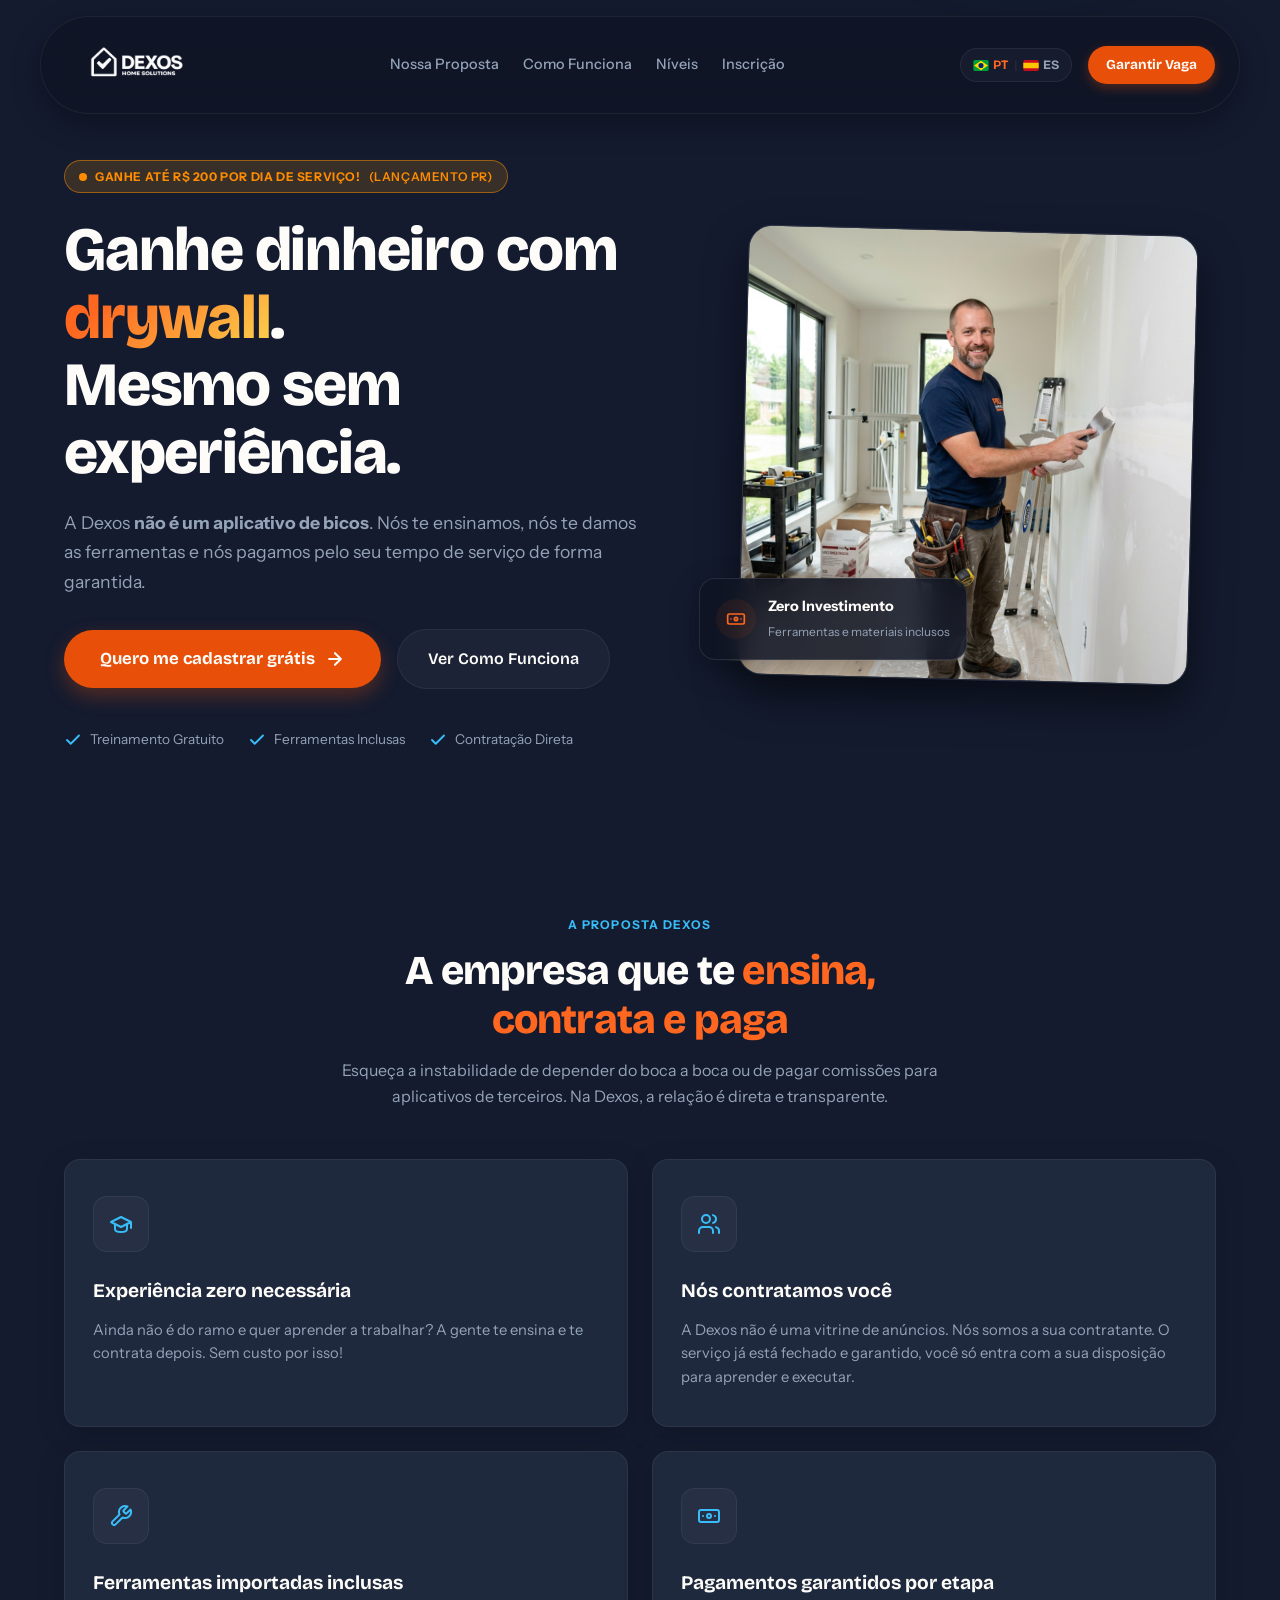
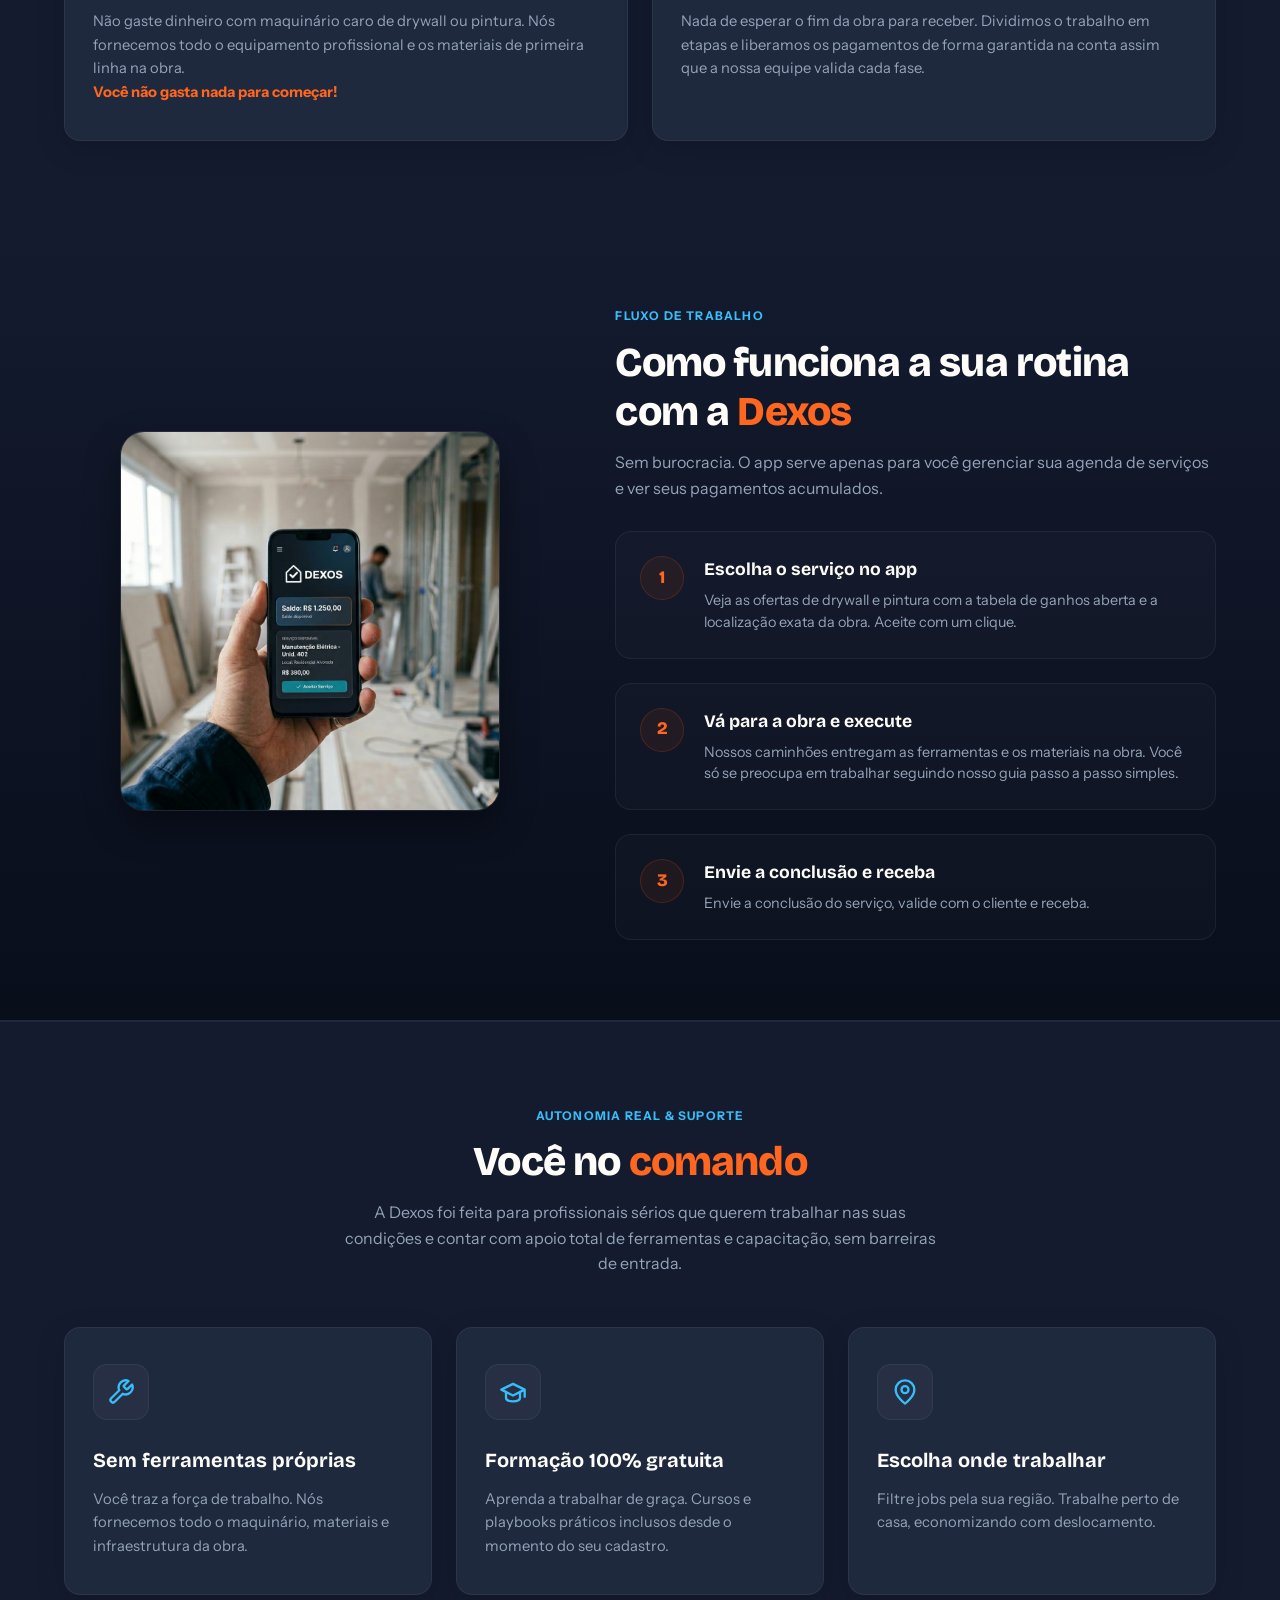
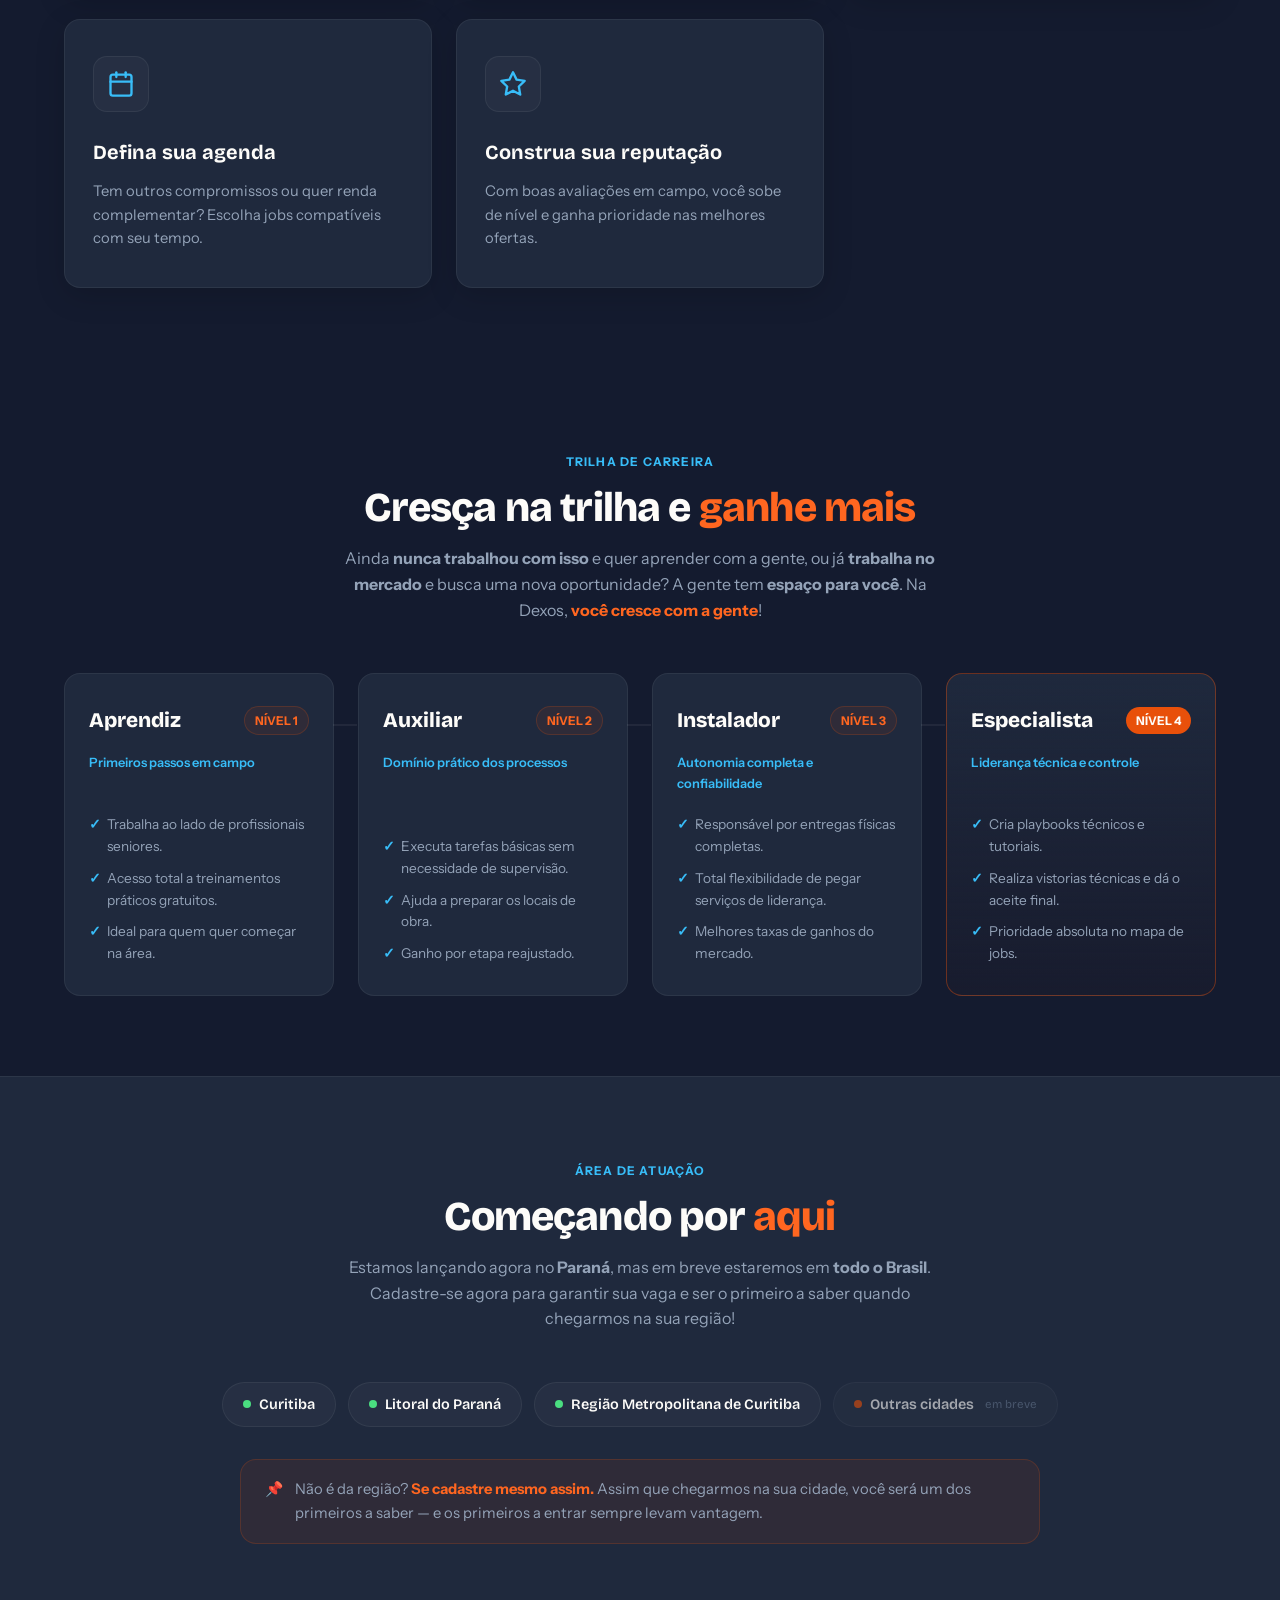
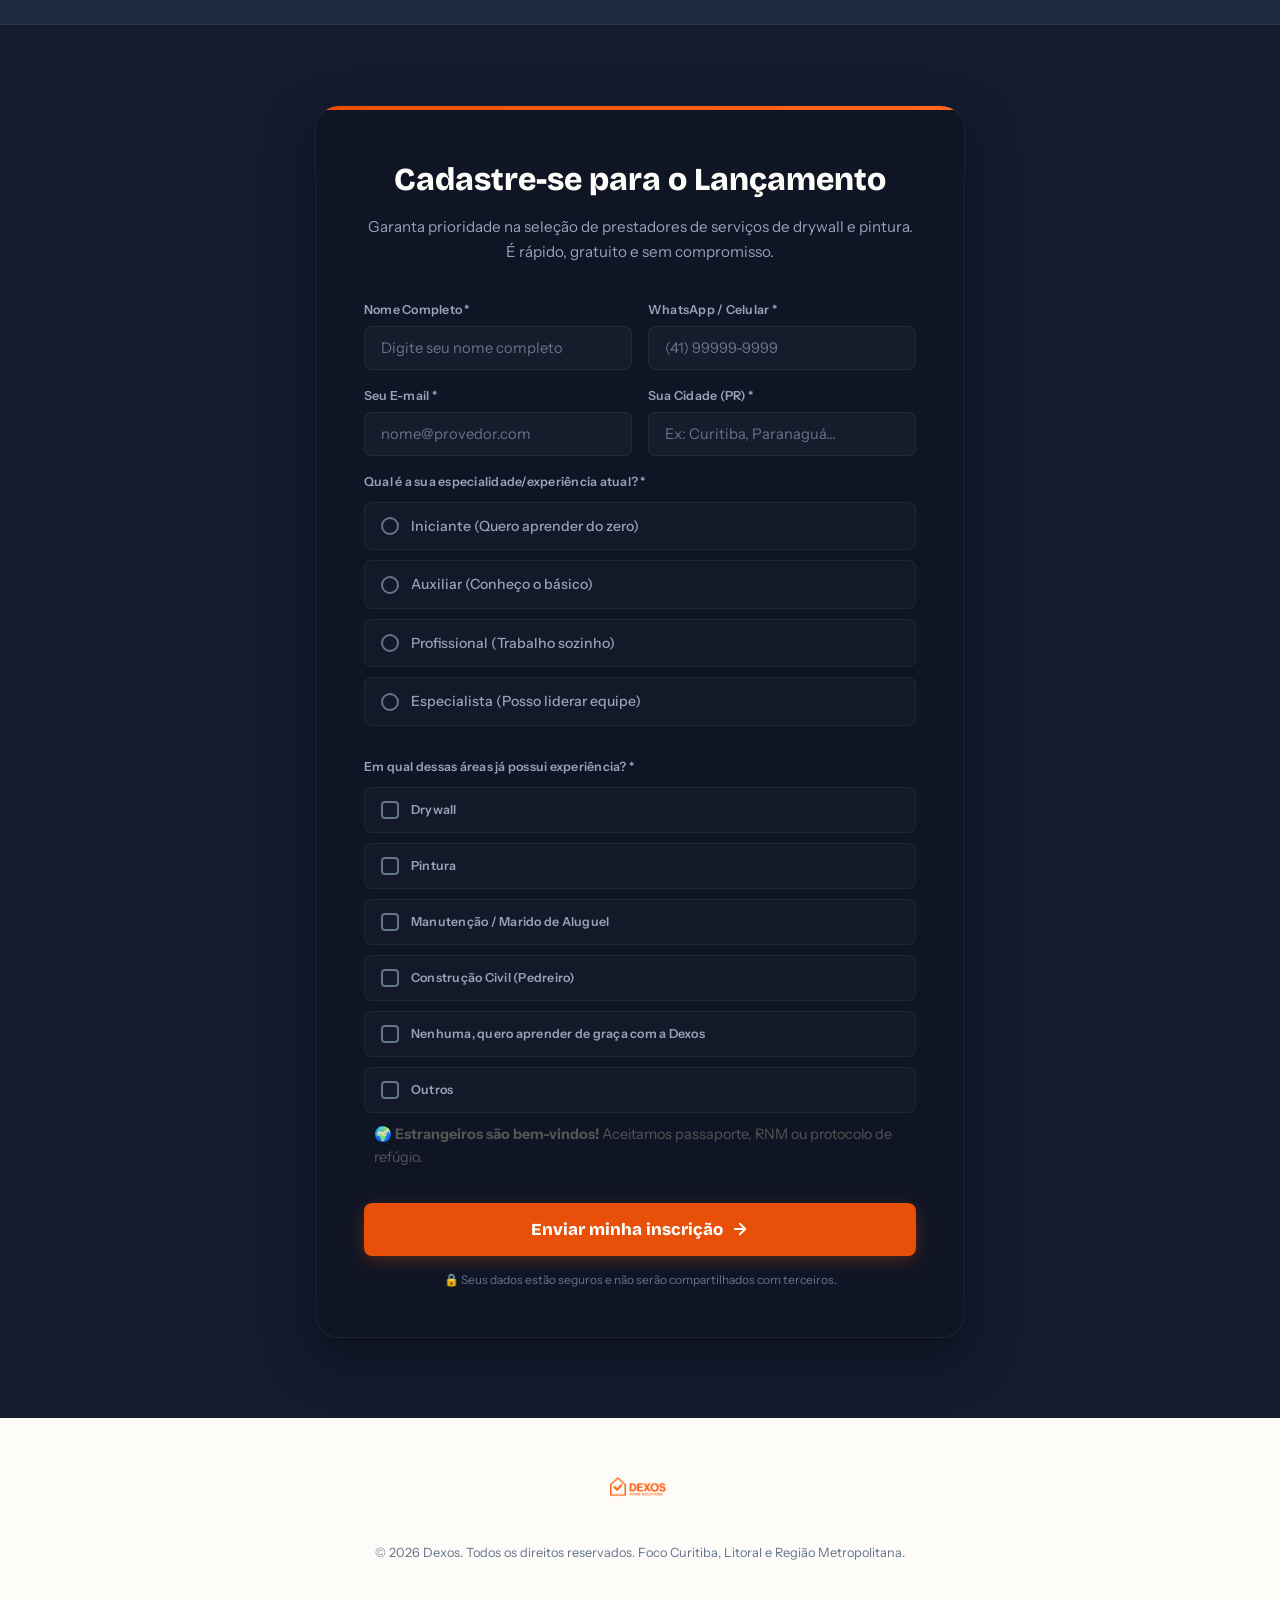
<file: index.html>
<!DOCTYPE html>
<html lang="pt-BR">
<head>
  <meta charset="UTF-8"/>
  <meta name="viewport" content="width=device-width, initial-scale=1.0"/>
  <meta name="description" content="Dexos - Comece a trabalhar na construção civil mesmo sem experiência prévia. Nós contratamos você diretamente, damos treinamento e ferramentas, e pagamos por etapa."/>
  
  <title>Dexos — Trabalhe na Construção Civil. Mesmo Sem Experiência.</title>
  
  <!-- Estilo Customizado -->
  <link rel="stylesheet" href="css/style.css"/>
</head>
<body>

  <!-- NAVEGAÇÃO FLUTUANTE -->
  <nav>
    <a href="#" class="logo" id="nav-logo">
      <img src="img/Dexos Logo Branca.png" alt="Dexos Logo"/>
    </a>
    <div class="nav-links">
      <a href="#diferenciais" class="nav-link" id="link-diferenciais">Nossa Proposta</a>
      <a href="#como-funciona" class="nav-link" id="link-funcionamento">Como Funciona</a>
      <a href="#niveis" class="nav-link" id="link-niveis">Níveis</a>
      <a href="#cadastro" class="nav-link" id="link-cadastro">Inscrição</a>
    </div>
    <div class="nav-actions">
      <div class="lang-selector">
        <span class="lang-btn active"><svg viewBox="0 0 21 15" width="16" height="11" style="vertical-align: middle; margin-right: 4px; border-radius: 2px;"><rect width="21" height="15" fill="#009b3a"/><polygon points="10.5,1 20,7.5 10.5,14 1,7.5" fill="#fedf00"/><circle cx="10.5" cy="7.5" r="3.5" fill="#002776"/></svg>PT</span>
        <span class="lang-divider">|</span>
        <a href="index-es.html" class="lang-btn"><svg viewBox="0 0 21 15" width="16" height="11" style="vertical-align: middle; margin-right: 4px; border-radius: 2px;"><rect width="21" height="15" fill="#c60b1e"/><rect width="21" height="7.5" y="3.75" fill="#ffc400"/></svg>ES</a>
      </div>
      <a href="#cadastro" class="btn-nav" id="btn-cadastro-nav">Garantir Vaga</a>
    </div>
  </nav>

  <!-- HERO SECTION -->
  <header class="hero">
    <div class="container">
      <div class="hero-wrapper">
        <div class="hero-content">
          <div class="badge-alert" style="background: rgba(255,165,0,0.15); color: #ff8c00; border: 1px solid rgba(255,140,0,0.5);">
            <span class="pulse-circle" style="background: #ff8c00;"></span>
            <strong>Ganhe até R$ 200 por dia de serviço!</strong> (Lançamento PR)
          </div>
          <h1>
            Ganhe dinheiro com <br/>
            <span id="dynamic-text" class="gradient-text">drywall</span>.<br/>
            <span>Mesmo sem experiência.</span>
          </h1>
          <p class="hero-description">
            A Dexos <strong>não é um aplicativo de bicos</strong>. Nós te ensinamos, nós te damos as ferramentas e nós pagamos pelo seu tempo de serviço de forma garantida.
          </p>
          <div class="hero-ctas">
            <a href="#cadastro" class="btn-primary" id="btn-cadastro-hero">
              Quero me cadastrar grátis
              <svg xmlns="http://www.w3.org/2000/svg" width="20" height="20" viewBox="0 0 24 24" fill="none" stroke="currentColor" stroke-width="2.5" stroke-linecap="round" stroke-linejoin="round"><path d="M5 12h14M12 5l7 7-7 7"/></svg>
            </a>
            <a href="#diferenciais" class="btn-secondary" id="btn-saiba-mais">Ver Como Funciona</a>
          </div>
          <div class="hero-features-summary">
            <div class="h-feat">
              <svg xmlns="http://www.w3.org/2000/svg" width="18" height="18" viewBox="0 0 24 24" fill="none" stroke="currentColor" stroke-width="2.5" stroke-linecap="round" stroke-linejoin="round"><polyline points="20 6 9 17 4 12"/></svg>
              Treinamento Gratuito
            </div>
            <div class="h-feat">
              <svg xmlns="http://www.w3.org/2000/svg" width="18" height="18" viewBox="0 0 24 24" fill="none" stroke="currentColor" stroke-width="2.5" stroke-linecap="round" stroke-linejoin="round"><polyline points="20 6 9 17 4 12"/></svg>
              Ferramentas Inclusas
            </div>
            <div class="h-feat">
              <svg xmlns="http://www.w3.org/2000/svg" width="18" height="18" viewBox="0 0 24 24" fill="none" stroke="currentColor" stroke-width="2.5" stroke-linecap="round" stroke-linejoin="round"><polyline points="20 6 9 17 4 12"/></svg>
              Contratação Direta
            </div>
          </div>
        </div>
        
        <div class="hero-media">
          <div class="hero-image-container">
            <img src="img/hero_drywall_worker.png" alt="Instalador profissional de drywall no trabalho com a Dexos"/>
          </div>
          <!-- Card Flutuante Premium -->
          <div class="floating-card">
            <div class="float-icon">
              <svg xmlns="http://www.w3.org/2000/svg" width="20" height="20" viewBox="0 0 24 24" fill="none" stroke="currentColor" stroke-width="2" stroke-linecap="round" stroke-linejoin="round"><rect width="20" height="12" x="2" y="6" rx="2"/><circle cx="12" cy="12" r="2"/><path d="M6 12h.01M18 12h.01"/></svg>
            </div>
            <div class="float-info">
              <strong>Zero Investimento</strong>
              <span>Ferramentas e materiais inclusos</span>
            </div>
          </div>
        </div>
      </div>
    </div>
  </header>

  <!-- SEÇÃO VANTAGENS -->
  <section id="diferenciais" class="reveal">
    <div class="container">
      <div class="sec-header">
        <span class="sec-tag">A Proposta Dexos</span>
        <h2 class="sec-title">A empresa que te <em>ensina, contrata e paga</em></h2>
        <p class="sec-desc">Esqueça a instabilidade de depender do boca a boca ou de pagar comissões para aplicativos de terceiros. Na Dexos, a relação é direta e transparente.</p>
      </div>
      
      <div class="benefits-grid">
        <div class="benefit-card">
          <div class="b-icon-wrap">
            <svg xmlns="http://www.w3.org/2000/svg" width="24" height="24" viewBox="0 0 24 24" fill="none" stroke="currentColor" stroke-width="2" stroke-linecap="round" stroke-linejoin="round"><path d="M22 10v6M2 10l10-5 10 5-10 5z"/><path d="M6 12v5c0 2 2 3 6 3s6-1 6-3v-5"/></svg>
          </div>
          <h3>Experiência zero necessária</h3>
          <p>Ainda não é do ramo e quer aprender a trabalhar? A gente te ensina e te contrata depois. Sem custo por isso!</p>
        </div>

        <div class="benefit-card">
          <div class="b-icon-wrap">
            <svg xmlns="http://www.w3.org/2000/svg" width="24" height="24" viewBox="0 0 24 24" fill="none" stroke="currentColor" stroke-width="2" stroke-linecap="round" stroke-linejoin="round"><path d="M16 21v-2a4 4 0 0 0-4-4H6a4 4 0 0 0-4 4v2"/><circle cx="9" cy="7" r="4"/><path d="M22 21v-2a4 4 0 0 0-3-3.87"/><path d="M16 3.13a4 4 0 0 1 0 7.75"/></svg>
          </div>
          <h3>Nós contratamos você</h3>
          <p>A Dexos não é uma vitrine de anúncios. Nós somos a sua contratante. O serviço já está fechado e garantido, você só entra com a sua disposição para aprender e executar.</p>
        </div>
        
        <div class="benefit-card">
          <div class="b-icon-wrap">
            <svg xmlns="http://www.w3.org/2000/svg" width="24" height="24" viewBox="0 0 24 24" fill="none" stroke="currentColor" stroke-width="2" stroke-linecap="round" stroke-linejoin="round"><path d="M14.7 6.3a1 1 0 0 0 0 1.4l1.6 1.6a1 1 0 0 0 1.4 0l3.77-3.77a6 6 0 0 1-7.94 7.94l-6.91 6.91a2.12 2.12 0 0 1-3-3l6.91-6.91a6 6 0 0 1 7.94-7.94l-3.76 3.76z"/></svg>
          </div>
          <h3>Ferramentas importadas inclusas</h3>
          <p>Não gaste dinheiro com maquinário caro de drywall ou pintura. Nós fornecemos todo o equipamento profissional e os materiais de primeira linha na obra. <br><strong style="color: var(--action-hover);">Você não gasta nada para começar!</strong></p>
        </div>

        <div class="benefit-card">
          <div class="b-icon-wrap">
            <svg xmlns="http://www.w3.org/2000/svg" width="24" height="24" viewBox="0 0 24 24" fill="none" stroke="currentColor" stroke-width="2" stroke-linecap="round" stroke-linejoin="round"><rect width="20" height="12" x="2" y="6" rx="2"/><circle cx="12" cy="12" r="2"/><path d="M6 12h.01M18 12h.01"/></svg>
          </div>
          <h3>Pagamentos garantidos por etapa</h3>
          <p>Nada de esperar o fim da obra para receber. Dividimos o trabalho em etapas e liberamos os pagamentos de forma garantida na conta assim que a nossa equipe valida cada fase.</p>
        </div>
      </div>
    </div>
  </section>

  <!-- SEÇÃO COMO FUNCIONA -->
  <section id="como-funciona" class="how-section reveal">
    <div class="container">
      <div class="how-wrapper">
        <div class="how-media">
          <div class="how-image-container">
            <img src="img/app_mockup_dexos.png" alt="Aplicativo Dexos Partner"/>
          </div>
        </div>
        
        <div class="how-content">
          <span class="sec-tag">Fluxo de Trabalho</span>
          <h2 class="sec-title">Como funciona a sua rotina com a <em>Dexos</em></h2>
          <p class="sec-desc" style="margin-bottom: 30px;">Sem burocracia. O app serve apenas para você gerenciar sua agenda de serviços e ver seus pagamentos acumulados.</p>
          
          <div class="steps-list">
            <div class="step-item">
              <div class="step-num">1</div>
              <div class="step-info">
                <h3>Escolha o serviço no app</h3>
                <p>Veja as ofertas de drywall e pintura com a tabela de ganhos aberta e a localização exata da obra. Aceite com um clique.</p>
              </div>
            </div>
            
            <div class="step-item">
              <div class="step-num">2</div>
              <div class="step-info">
                <h3>Vá para a obra e execute</h3>
                <p>Nossos caminhões entregam as ferramentas e os materiais na obra. Você só se preocupa em trabalhar seguindo nosso guia passo a passo simples.</p>
              </div>
            </div>
            
            <div class="step-item">
              <div class="step-num">3</div>
              <div class="step-info">
                <h3>Envie a conclusão e receba</h3>
                <p>Envie a conclusão do serviço, valide com o cliente e receba.</p>
              </div>
            </div>
          </div>
        </div>
      </div>
    </div>
  </section>

  <!-- AUTONOMIA -->
  <section class="freedom-sec reveal" id="autonomia">
    <div class="container">
      <div class="sec-header">
        <span class="sec-tag">Autonomia real & Suporte</span>
        <h2 class="sec-title">Você no <em>comando</em></h2>
        <p class="sec-desc">A Dexos foi feita para profissionais sérios que querem trabalhar nas suas condições e contar com apoio total de ferramentas e capacitação, sem barreiras de entrada.</p>
      </div>
      <div class="freedom-container-mobile">
        <div class="freedom-grid">
          <div class="freedom-card">
            <div class="freedom-icon">
              <svg xmlns="http://www.w3.org/2000/svg" width="28" height="28" viewBox="0 0 24 24" fill="none" stroke="currentColor" stroke-width="2" stroke-linecap="round" stroke-linejoin="round"><path d="M14.7 6.3a1 1 0 0 0 0 1.4l1.6 1.6a1 1 0 0 0 1.4 0l3.77-3.77a6 6 0 0 1-7.94 7.94l-6.91 6.91a2.12 2.12 0 0 1-3-3l6.91-6.91a6 6 0 0 1 7.94-7.94l-3.76 3.76z"/></svg>
            </div>
            <h3>Sem ferramentas próprias</h3>
            <p>Você traz a força de trabalho. Nós fornecemos todo o maquinário, materiais e infraestrutura da obra.</p>
          </div>
          <div class="freedom-card">
            <div class="freedom-icon">
              <svg xmlns="http://www.w3.org/2000/svg" width="28" height="28" viewBox="0 0 24 24" fill="none" stroke="currentColor" stroke-width="2" stroke-linecap="round" stroke-linejoin="round"><path d="M22 10v6M2 10l10-5 10 5-10 5z"/><path d="M6 12v5c0 2 2 3 6 3s6-1 6-3v-5"/></svg>
            </div>
            <h3>Formação 100% gratuita</h3>
            <p>Aprenda a trabalhar de graça. Cursos e playbooks práticos inclusos desde o momento do seu cadastro.</p>
          </div>
          <div class="freedom-card">
            <div class="freedom-icon">
              <svg xmlns="http://www.w3.org/2000/svg" width="28" height="28" viewBox="0 0 24 24" fill="none" stroke="currentColor" stroke-width="2" stroke-linecap="round" stroke-linejoin="round"><path d="M20 10c0 6-8 12-8 12s-8-6-8-12a8 8 0 0 1 16 0Z"/><circle cx="12" cy="10" r="3"/></svg>
            </div>
            <h3>Escolha onde trabalhar</h3>
            <p>Filtre jobs pela sua região. Trabalhe perto de casa, economizando com deslocamento.</p>
          </div>
          <div class="freedom-card">
            <div class="freedom-icon">
              <svg xmlns="http://www.w3.org/2000/svg" width="28" height="28" viewBox="0 0 24 24" fill="none" stroke="currentColor" stroke-width="2" stroke-linecap="round" stroke-linejoin="round"><rect width="18" height="18" x="3" y="4" rx="2" ry="2"/><line x1="16" x2="16" y1="2" y2="6"/><line x1="8" x2="8" y1="2" y2="6"/><line x1="3" x2="21" y1="10" y2="10"/></svg>
            </div>
            <h3>Defina sua agenda</h3>
            <p>Tem outros compromissos ou quer renda complementar? Escolha jobs compatíveis com seu tempo.</p>
          </div>
          <div class="freedom-card">
            <div class="freedom-icon">
              <svg xmlns="http://www.w3.org/2000/svg" width="28" height="28" viewBox="0 0 24 24" fill="none" stroke="currentColor" stroke-width="2" stroke-linecap="round" stroke-linejoin="round"><polygon points="12 2 15.09 8.26 22 9.27 17 14.14 18.18 21.02 12 17.77 5.82 21.02 7 14.14 2 9.27 8.91 8.26 12 2"/></svg>
            </div>
            <h3>Construa sua reputação</h3>
            <p>Com boas avaliações em campo, você sobe de nível e ganha prioridade nas melhores ofertas.</p>
          </div>
        </div>
      </div>
    </div>
  </section>

  <!-- SEÇÃO NÍVEIS (GAMIFICAÇÃO) -->
  <section id="niveis" class="reveal">
    <div class="container">
      <div class="sec-header">
        <span class="sec-tag">Trilha de Carreira</span>
        <h2 class="sec-title">Cresça na trilha e <em>ganhe mais</em></h2>
        <p class="sec-desc">Ainda <strong>nunca trabalhou com isso</strong> e quer aprender com a gente, ou já <strong>trabalha no mercado</strong> e busca uma nova oportunidade? A gente tem <strong>espaço para você</strong>. Na Dexos, <strong style="color: var(--action-hover);">você cresce com a gente</strong>!</p>
      </div>
      
      <div class="levels-timeline">
        <div class="level-node">
          <div class="level-header">
            <span class="level-title">Aprendiz</span>
            <span class="level-number">Nível 1</span>
          </div>
          <p class="level-desc">Primeiros passos em campo</p>
          <ul class="level-benefits">
            <li>Trabalha ao lado de profissionais seniores.</li>
            <li>Acesso total a treinamentos práticos gratuitos.</li>
            <li>Ideal para quem quer começar na área.</li>
          </ul>
        </div>
        
        <div class="level-node">
          <div class="level-header">
            <span class="level-title">Auxiliar</span>
            <span class="level-number">Nível 2</span>
          </div>
          <p class="level-desc">Domínio prático dos processos</p>
          <ul class="level-benefits">
            <li>Executa tarefas básicas sem necessidade de supervisão.</li>
            <li>Ajuda a preparar os locais de obra.</li>
            <li>Ganho por etapa reajustado.</li>
          </ul>
        </div>
        
        <div class="level-node">
          <div class="level-header">
            <span class="level-title">Instalador</span>
            <span class="level-number">Nível 3</span>
          </div>
          <p class="level-desc">Autonomia completa e confiabilidade</p>
          <ul class="level-benefits">
            <li>Responsável por entregas físicas completas.</li>
            <li>Total flexibilidade de pegar serviços de liderança.</li>
            <li>Melhores taxas de ganhos do mercado.</li>
          </ul>
        </div>
        
        <div class="level-node special">
          <div class="level-header">
            <span class="level-title">Especialista</span>
            <span class="level-number">Nível 4</span>
          </div>
          <p class="level-desc">Liderança técnica e controle</p>
          <ul class="level-benefits">
            <li>Cria playbooks técnicos e tutoriais.</li>
            <li>Realiza vistorias técnicas e dá o aceite final.</li>
            <li>Prioridade absoluta no mapa de jobs.</li>
          </ul>
        </div>
      </div>
    </div>
  </section>

  <!-- ONDE -->
  <section class="where-sec reveal" id="onde">
    <div class="container">
      <div class="sec-header">
        <span class="sec-tag">Área de atuação</span>
        <h2 class="sec-title">Começando por <em>aqui</em></h2>
        <p class="sec-desc">Estamos lançando agora no <strong>Paraná</strong>, mas em breve estaremos em <strong>todo o Brasil</strong>. Cadastre-se agora para garantir sua vaga e ser o primeiro a saber quando chegarmos na sua região!</p>
      </div>
      <div class="cities">
        <div class="city-chip"><span class="cdot"></span>Curitiba</div>
        <div class="city-chip"><span class="cdot"></span>Litoral do Paraná</div>
        <div class="city-chip"><span class="cdot"></span>Região Metropolitana de Curitiba</div>
        <div class="city-chip soon"><span class="cdot"></span>Outras cidades <span class="clabel">&nbsp;em breve</span></div>
      </div>
      <div class="where-note">
        <span>📌</span>
        <span>Não é da região? <strong>Se cadastre mesmo assim.</strong> Assim que chegarmos na sua cidade, você será um dos primeiros a saber — e os primeiros a entrar sempre levam vantagem.</span>
      </div>
    </div>
  </section>

  <!-- SEÇÃO CADASTRO / CONVERSÃO -->
  <section id="cadastro" class="form-section reveal">
    <div class="container">
      <div class="form-wrapper">
        <!-- FORM BODY -->
        <div id="form-body">
          <div class="form-header">
            <h2>Cadastre-se para o Lançamento</h2>
            <p>Garanta prioridade na seleção de prestadores de serviços de drywall e pintura. É rápido, gratuito e sem compromisso.</p>
          </div>
          
          <form onsubmit="handleFormSubmit(event)">
            <div class="form-fields">
              <div class="field-group">
                <label for="nome">Nome Completo *</label>
                <input type="text" id="nome" placeholder="Digite seu nome completo" required/>
              </div>
              
              <div class="field-group">
                <label for="tel">WhatsApp / Celular *</label>
                <input type="tel" id="tel" placeholder="(41) 99999-9999" required/>
              </div>
              
              <div class="field-group">
                <label for="email">Seu E-mail *</label>
                <input type="email" id="email" placeholder="nome@provedor.com" required/>
              </div>
              
              <div class="field-group">
                <label for="cidade">Sua Cidade (PR) *</label>
                <input type="text" id="cidade" placeholder="Ex: Curitiba, Paranaguá..." required/>
              </div>
              
              <div class="field-group full">
                <label>Qual é a sua especialidade/experiência atual? *</label>
                <div class="radio-options">
                  <div class="radio-label">
                    <input type="radio" name="exp" value="Nível 1 - Aprendiz" required/>
                    <div class="custom-radio"></div>
                    Iniciante (Quero aprender do zero)
                  </div>
                  
                  <div class="radio-label">
                    <input type="radio" name="exp" value="Nível 2 - Auxiliar"/>
                    <div class="custom-radio"></div>
                    Auxiliar (Conheço o básico)
                  </div>
                  
                  <div class="radio-label">
                    <input type="radio" name="exp" value="Nível 3 - Instalador"/>
                    <div class="custom-radio"></div>
                    Profissional (Trabalho sozinho)
                  </div>
                  
                  <div class="radio-label">
                    <input type="radio" name="exp" value="Nível 4 - Especialista"/>
                    <div class="custom-radio"></div>
                    Especialista (Posso liderar equipe)
                  </div>
                </div>
              </div>
              <div class="field-group full" style="margin-top: 15px;">
                <label>Em qual dessas áreas já possui experiência? *</label>
                <div class="checkbox-options">
                  <label class="checkbox-label">
                    <input type="checkbox" name="areas" value="Drywall"/>
                    <div class="custom-checkbox"></div>
                    Drywall
                  </label>
                  
                  <label class="checkbox-label">
                    <input type="checkbox" name="areas" value="Pintura"/>
                    <div class="custom-checkbox"></div>
                    Pintura
                  </label>
                  
                  <label class="checkbox-label">
                    <input type="checkbox" name="areas" value="Manutenção/Marido de Aluguel"/>
                    <div class="custom-checkbox"></div>
                    Manutenção / Marido de Aluguel
                  </label>
                  
                  <label class="checkbox-label">
                    <input type="checkbox" name="areas" value="Construção Civil (Pedreiro)"/>
                    <div class="custom-checkbox"></div>
                    Construção Civil (Pedreiro)
                  </label>

                  <label class="checkbox-label">
                    <input type="checkbox" name="areas" value="Nenhuma (quero aprender com a Dexos)"/>
                    <div class="custom-checkbox"></div>
                    Nenhuma, quero aprender de graça com a Dexos
                  </label>

                  <label class="checkbox-label">
                    <input type="checkbox" name="areas" value="Outros"/>
                    <div class="custom-checkbox"></div>
                    Outros
                  </label>
                </div>
              </div>
            </div>
            
            <div class="form-foreign-notice" style="font-size: 0.9em; margin-bottom: 15px; color: #555; background: rgba(0,0,0,0.03); padding: 10px; border-radius: 6px; border-left: 3px solid var(--action-color);">🌍 <strong>Estrangeiros são bem-vindos!</strong> Aceitamos passaporte, RNM ou protocolo de refúgio.</div>
            
            <button type="submit" class="btn-submit" id="submit-btn">
              Enviar minha inscrição
              <svg xmlns="http://www.w3.org/2000/svg" width="18" height="18" viewBox="0 0 24 24" fill="none" stroke="currentColor" stroke-width="2.5" stroke-linecap="round" stroke-linejoin="round"><path d="M5 12h14M12 5l7 7-7 7"/></svg>
            </button>
          </form>
          
          <div class="form-footer-note">
            🔒 Seus dados estão seguros e não serão compartilhados com terceiros.
          </div>
        </div>
        
        <!-- SUCCESS STATE -->
        <div id="success-state" class="success-view">
          <div class="success-icon">✓</div>
          <h3>Inscrição realizada com sucesso! 🎉</h3>
          <p>
            Parabéns, você agora está oficialmente na nossa lista de prioridade para Curitiba, Litoral e Região Metropolitana.
          </p>
          <div class="success-alert-box">
            💬 <strong>Fique atento ao seu WhatsApp</strong>. Enviaremos em breve os próximos passos e informações exclusivas sobre o lançamento diretamente no seu número de contato.
          </div>
        </div>
      </div>
    </div>
  </section>

  <!-- FOOTER -->
  <footer>
    <div class="container">
      <div class="footer-wrapper">
        <a href="#" class="footer-logo">
          <img src="img/Dexos Logo Laranja.png" alt="Dexos Logo"/>
        </a>
        <p>© 2026 Dexos. Todos os direitos reservados. Foco Curitiba, Litoral e Região Metropolitana.</p>
      </div>
    </div>
  </footer>

  <!-- Scripts do App -->
  <script src="js/app.js"></script>
</body>
</html>
</file>
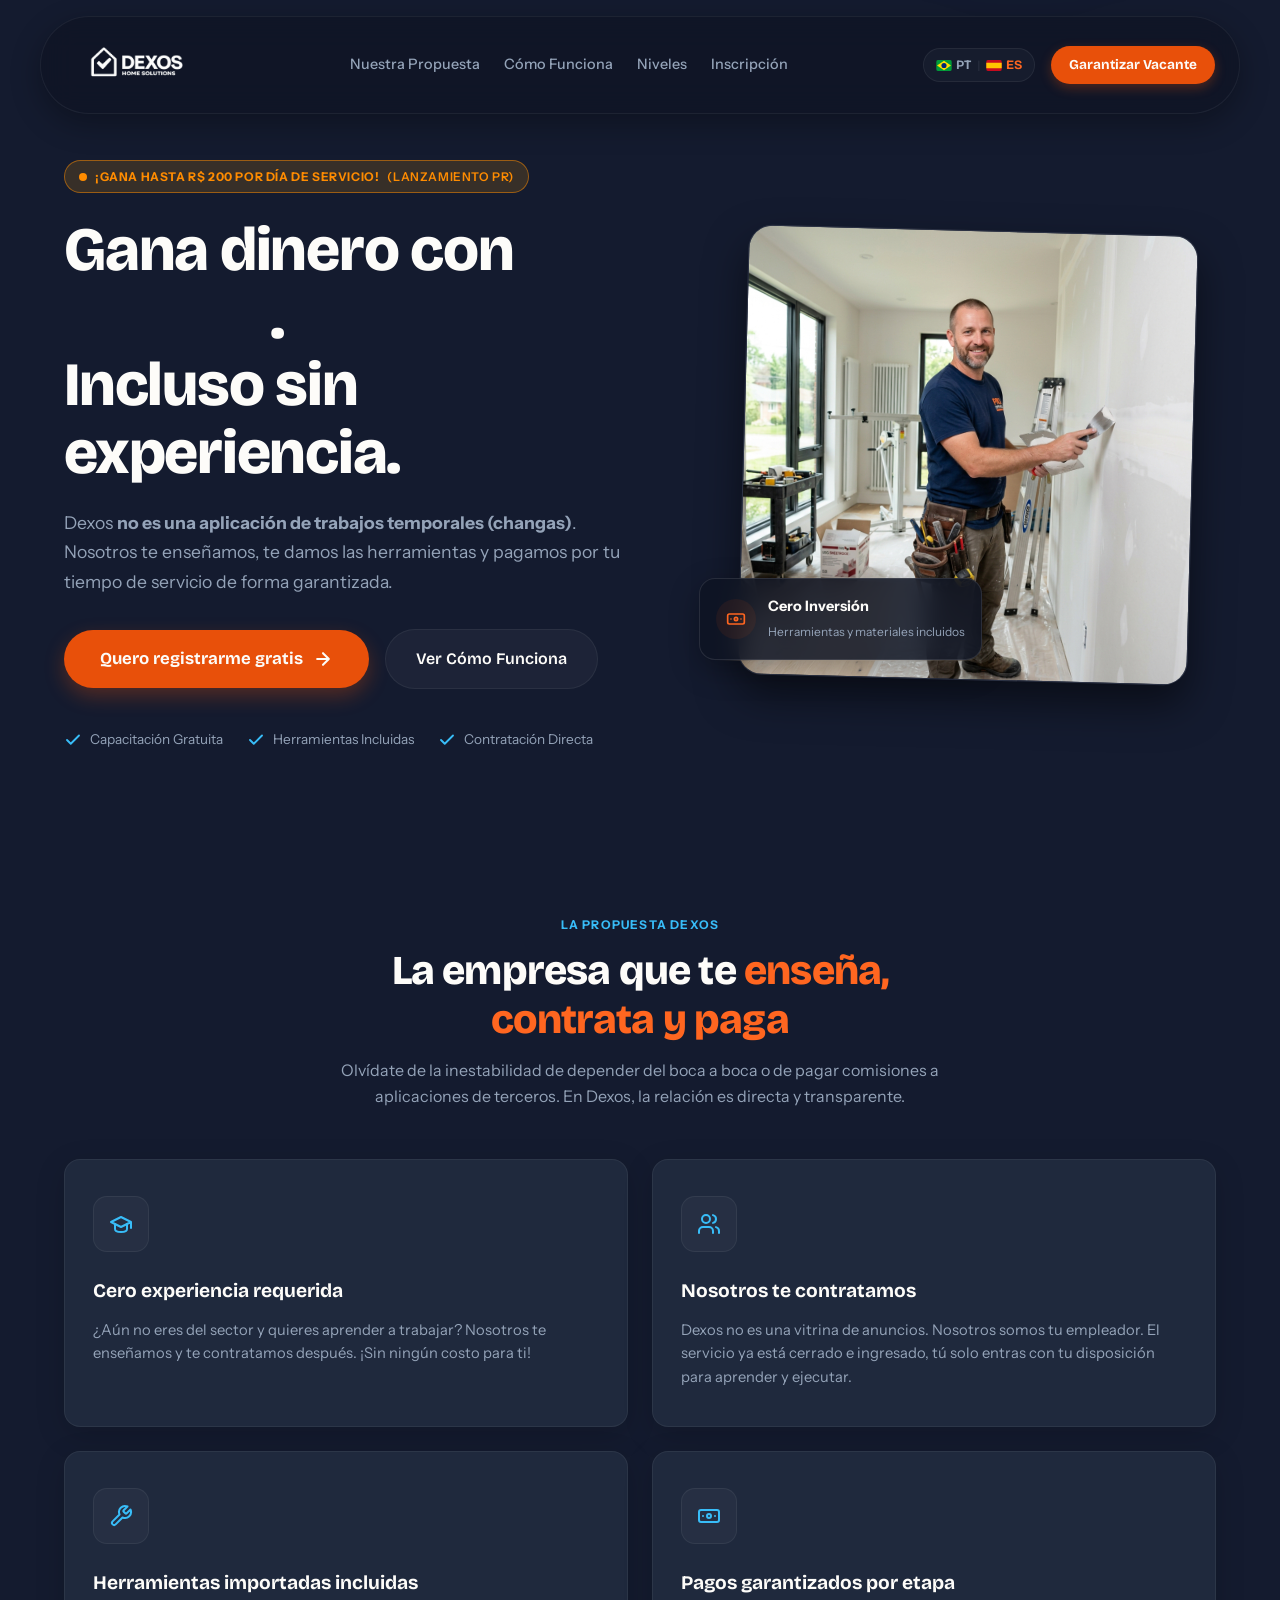
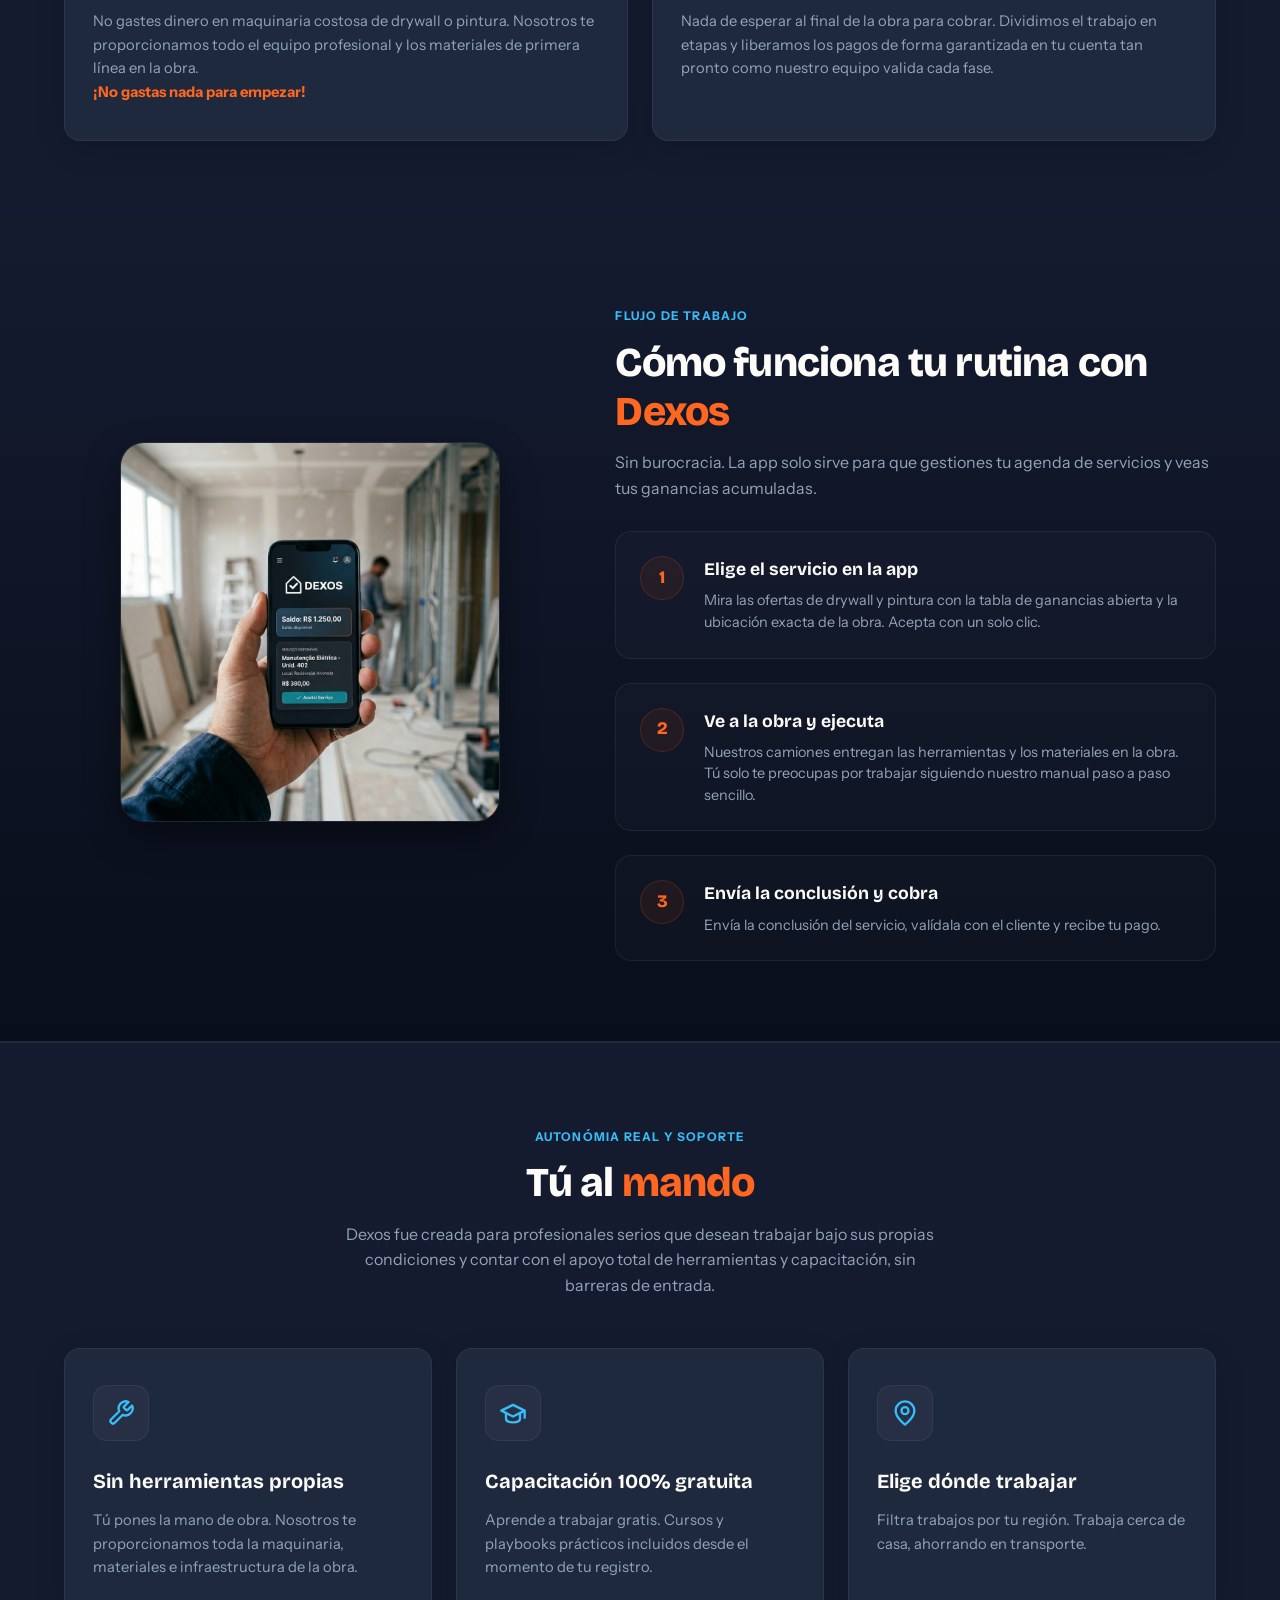
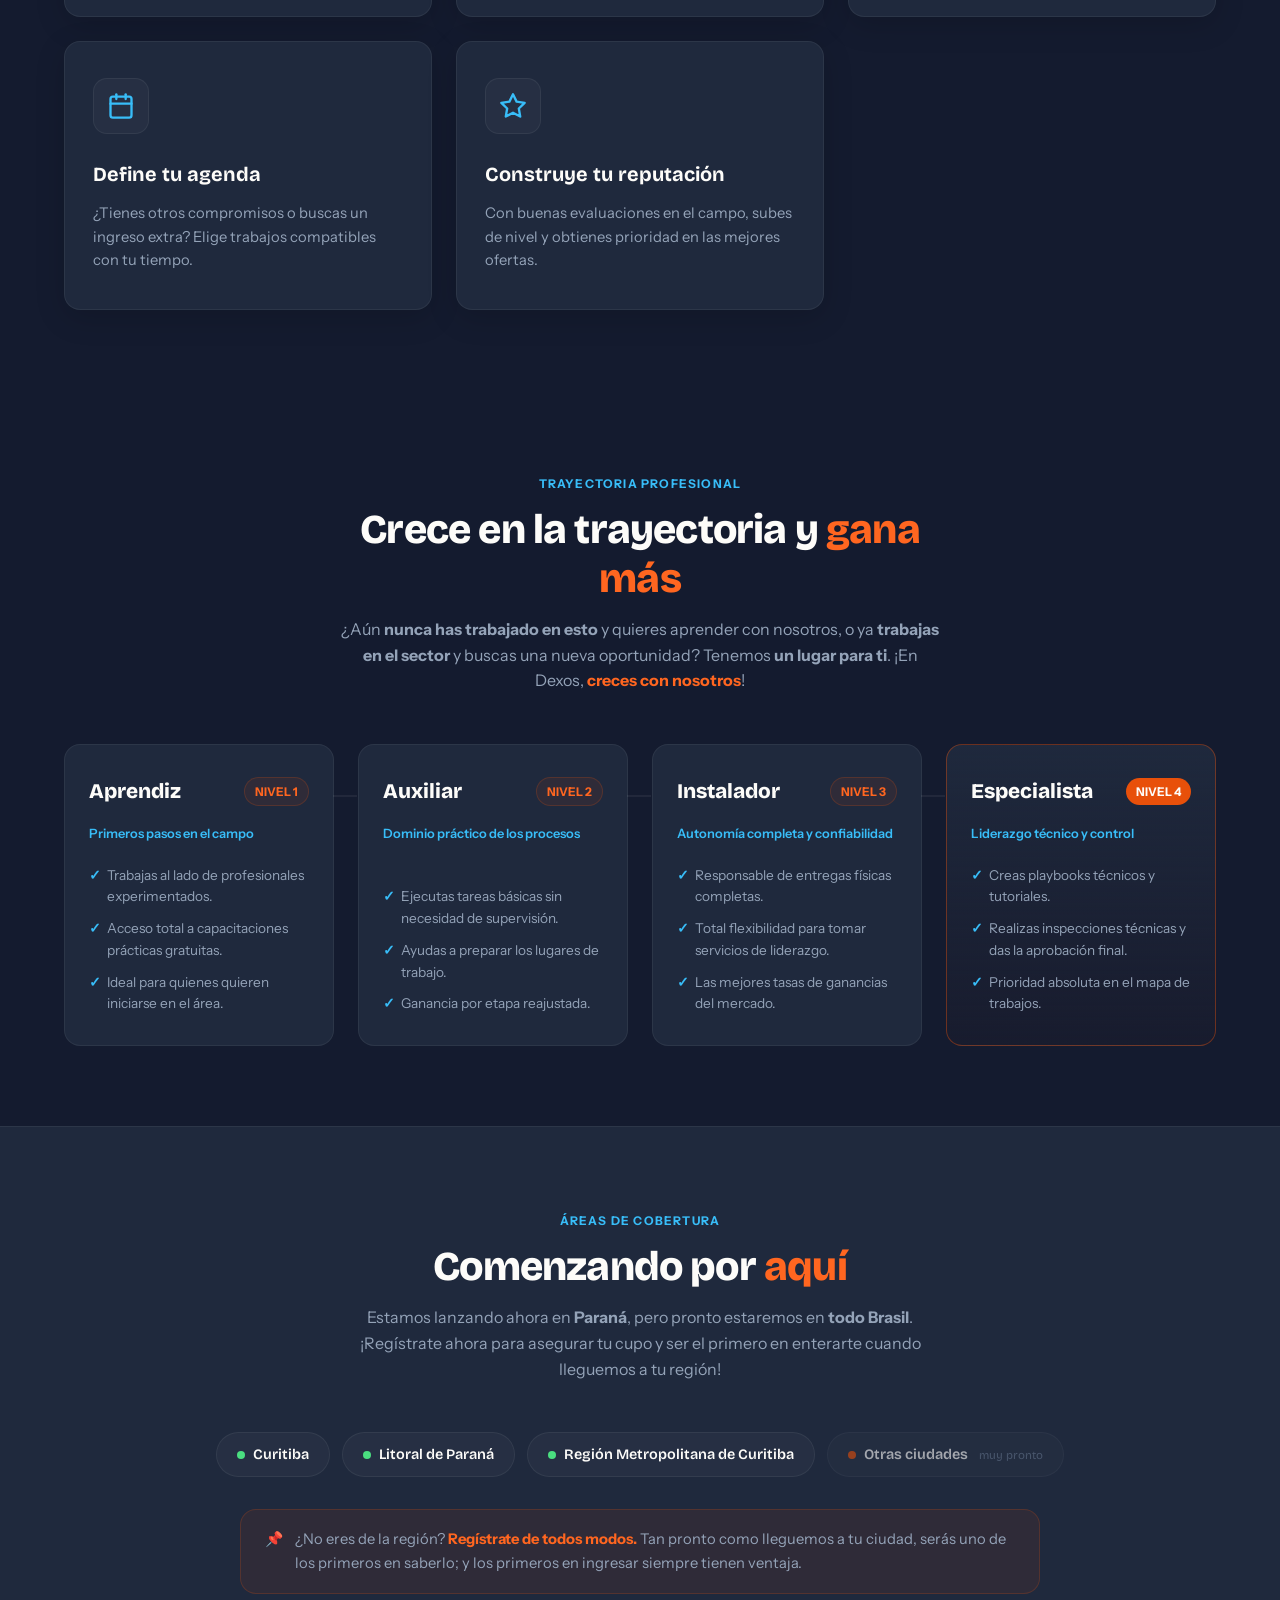
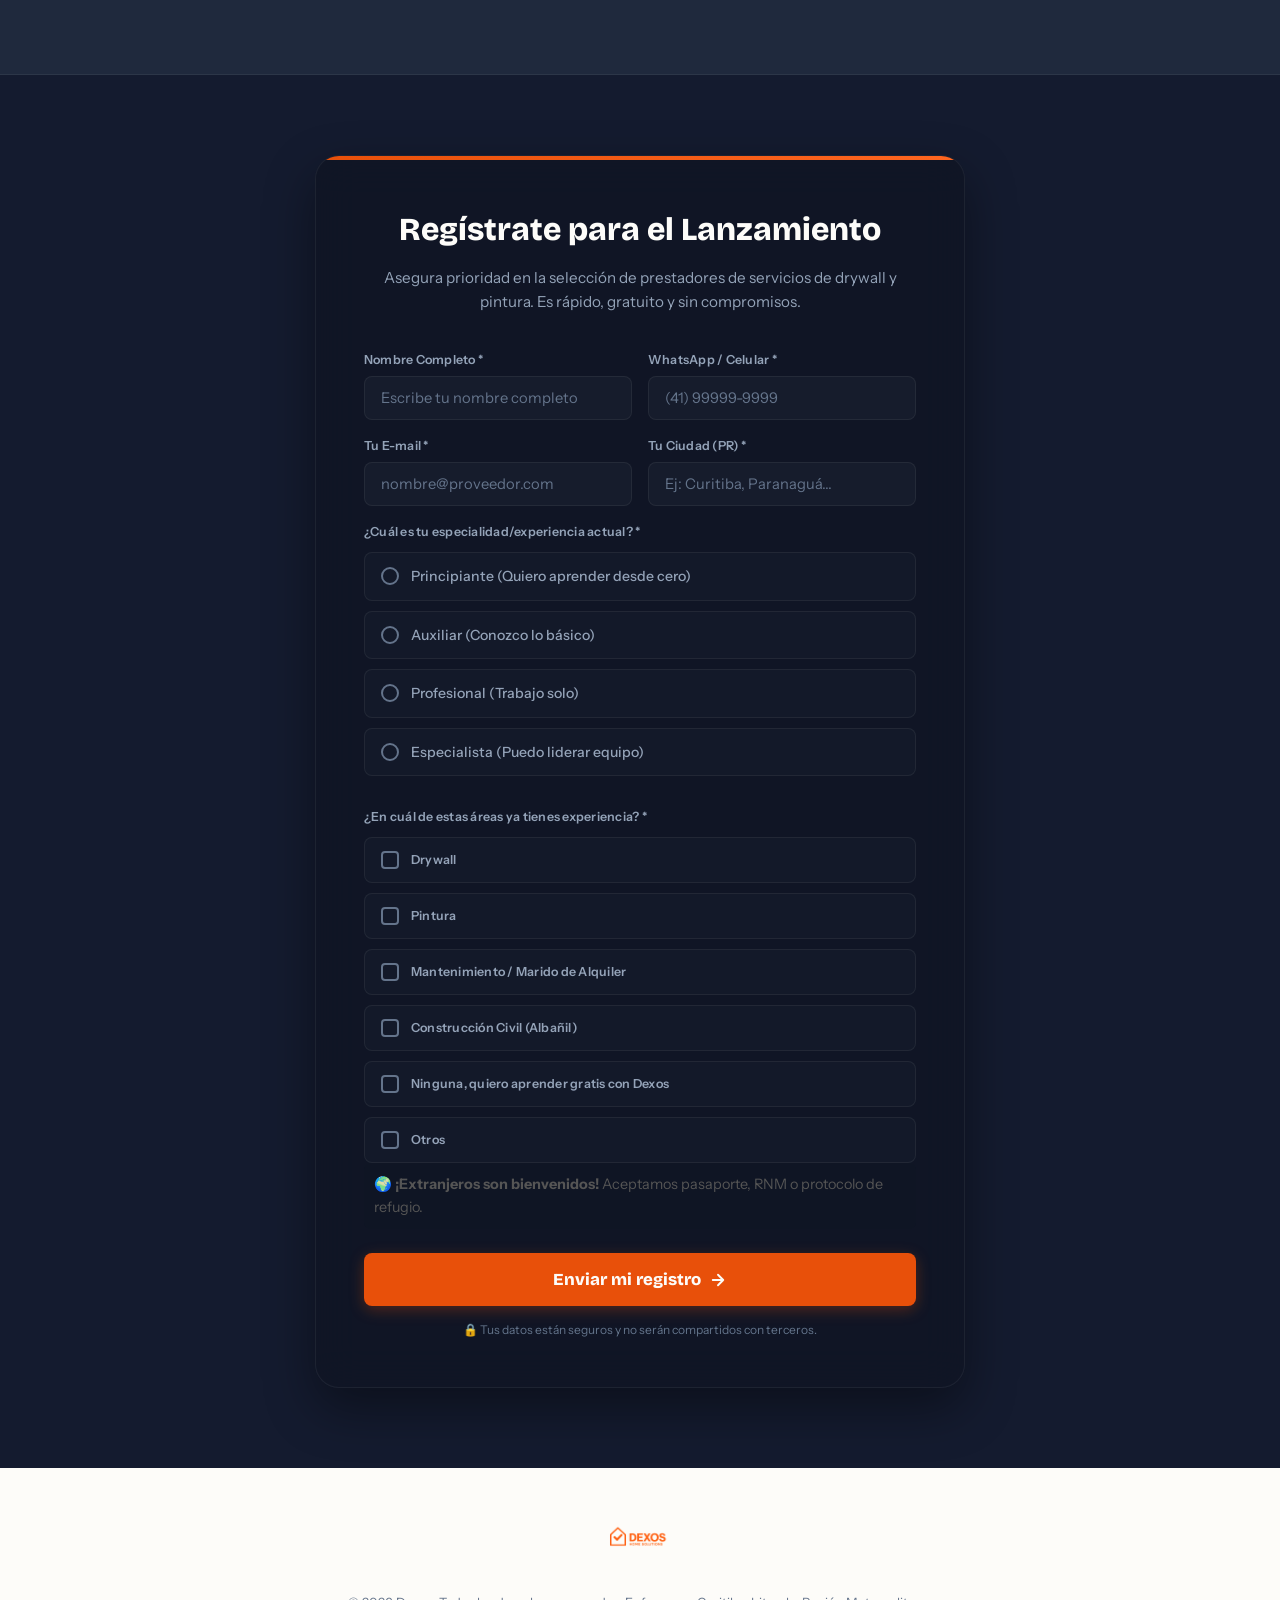
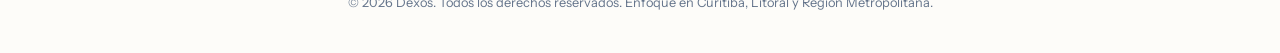
<file: index-es.html>
<!DOCTYPE html>
<html lang="es">
<head>
  <meta charset="UTF-8"/>
  <meta name="viewport" content="width=device-width, initial-scale=1.0"/>
  <meta name="description" content="Dexos - Comienza a trabajar en la construcción incluso sin experiencia previa. ¡Nosotros te contratamos directamente, te damos capacitación y herramientas, y te pagamos por etapa!"/>
  
  <title>Dexos — Trabaja en la Construcción. Incluso sin Experiencia.</title>
  
  <!-- Estilo Customizado -->
  <link rel="stylesheet" href="css/style.css"/>
</head>
<body>

  <!-- NAVEGACIÓN FLUTUANTE -->
  <nav>
    <a href="#" class="logo" id="nav-logo">
      <img src="img/Dexos Logo Branca.png" alt="Dexos Logo"/>
    </a>
    <div class="nav-links">
      <a href="#diferenciais" class="nav-link" id="link-diferenciais">Nuestra Propuesta</a>
      <a href="#como-funciona" class="nav-link" id="link-funcionamento">Cómo Funciona</a>
      <a href="#niveis" class="nav-link" id="link-niveis">Niveles</a>
      <a href="#cadastro" class="nav-link" id="link-cadastro">Inscripción</a>
    </div>
    <div class="nav-actions">
      <div class="lang-selector">
        <a href="index.html" class="lang-btn"><svg viewBox="0 0 21 15" width="16" height="11" style="vertical-align: middle; margin-right: 4px; border-radius: 2px;"><rect width="21" height="15" fill="#009b3a"/><polygon points="10.5,1 20,7.5 10.5,14 1,7.5" fill="#fedf00"/><circle cx="10.5" cy="7.5" r="3.5" fill="#002776"/></svg>PT</a>
        <span class="lang-divider">|</span>
        <span class="lang-btn active"><svg viewBox="0 0 21 15" width="16" height="11" style="vertical-align: middle; margin-right: 4px; border-radius: 2px;"><rect width="21" height="15" fill="#c60b1e"/><rect width="21" height="7.5" y="3.75" fill="#ffc400"/></svg>ES</span>
      </div>
      <a href="#cadastro" class="btn-nav" id="btn-cadastro-nav">Garantizar Vacante</a>
    </div>
  </nav>

  <!-- HERO SECTION -->
  <header class="hero">
    <div class="container">
      <div class="hero-wrapper">
        <div class="hero-content">
          <div class="badge-alert" style="background: rgba(255,165,0,0.15); color: #ff8c00; border: 1px solid rgba(255,140,0,0.5);">
            <span class="pulse-circle" style="background: #ff8c00;"></span>
            <strong>¡Gana hasta R$ 200 por día de servicio!</strong> (Lanzamiento PR)
          </div>
          <h1>
            Gana dinero con <br/>
            <span id="dynamic-text" class="gradient-text">drywall</span>.<br/>
            <span>Incluso sin experiencia.</span>
          </h1>
          <p class="hero-description">
            Dexos <strong>no es una aplicación de trabajos temporales (changas)</strong>. Nosotros te enseñamos, te damos las herramientas y pagamos por tu tiempo de servicio de forma garantizada.
          </p>
          <div class="hero-ctas">
            <a href="#cadastro" class="btn-primary" id="btn-cadastro-hero">
              Quero registrarme gratis
              <svg xmlns="http://www.w3.org/2000/svg" width="20" height="20" viewBox="0 0 24 24" fill="none" stroke="currentColor" stroke-width="2.5" stroke-linecap="round" stroke-linejoin="round"><path d="M5 12h14M12 5l7 7-7 7"/></svg>
            </a>
            <a href="#diferenciais" class="btn-secondary" id="btn-saiba-mais">Ver Cómo Funciona</a>
          </div>
          <div class="hero-features-summary">
            <div class="h-feat">
              <svg xmlns="http://www.w3.org/2000/svg" width="18" height="18" viewBox="0 0 24 24" fill="none" stroke="currentColor" stroke-width="2.5" stroke-linecap="round" stroke-linejoin="round"><polyline points="20 6 9 17 4 12"/></svg>
              Capacitación Gratuita
            </div>
            <div class="h-feat">
              <svg xmlns="http://www.w3.org/2000/svg" width="18" height="18" viewBox="0 0 24 24" fill="none" stroke="currentColor" stroke-width="2.5" stroke-linecap="round" stroke-linejoin="round"><polyline points="20 6 9 17 4 12"/></svg>
              Herramientas Incluidas
            </div>
            <div class="h-feat">
              <svg xmlns="http://www.w3.org/2000/svg" width="18" height="18" viewBox="0 0 24 24" fill="none" stroke="currentColor" stroke-width="2.5" stroke-linecap="round" stroke-linejoin="round"><polyline points="20 6 9 17 4 12"/></svg>
              Contratación Directa
            </div>
          </div>
        </div>
        
        <div class="hero-media">
          <div class="hero-image-container">
            <img src="img/hero_drywall_worker.png" alt="Instalador profesional de drywall en el trabajo con Dexos"/>
          </div>
          <!-- Card Flutuante Premium -->
          <div class="floating-card">
            <div class="float-icon">
              <svg xmlns="http://www.w3.org/2000/svg" width="20" height="20" viewBox="0 0 24 24" fill="none" stroke="currentColor" stroke-width="2" stroke-linecap="round" stroke-linejoin="round"><rect width="20" height="12" x="2" y="6" rx="2"/><circle cx="12" cy="12" r="2"/><path d="M6 12h.01M18 12h.01"/></svg>
            </div>
            <div class="float-info">
              <strong>Cero Inversión</strong>
              <span>Herramientas y materiales incluidos</span>
            </div>
          </div>
        </div>
      </div>
    </div>
  </header>

  <!-- SEÇÃO VANTAGENS -->
  <section id="diferenciais" class="reveal">
    <div class="container">
      <div class="sec-header">
        <span class="sec-tag">La Propuesta Dexos</span>
        <h2 class="sec-title">La empresa que te <em>enseña, contrata y paga</em></h2>
        <p class="sec-desc">Olvídate de la inestabilidad de depender del boca a boca o de pagar comisiones a aplicaciones de terceros. En Dexos, la relación es directa y transparente.</p>
      </div>
      
      <div class="benefits-grid">
        <div class="benefit-card">
          <div class="b-icon-wrap">
            <svg xmlns="http://www.w3.org/2000/svg" width="24" height="24" viewBox="0 0 24 24" fill="none" stroke="currentColor" stroke-width="2" stroke-linecap="round" stroke-linejoin="round"><path d="M22 10v6M2 10l10-5 10 5-10 5z"/><path d="M6 12v5c0 2 2 3 6 3s6-1 6-3v-5"/></svg>
          </div>
          <h3>Cero experiencia requerida</h3>
          <p>¿Aún no eres del sector y quieres aprender a trabajar? Nosotros te enseñamos y te contratamos después. ¡Sin ningún costo para ti!</p>
        </div>

        <div class="benefit-card">
          <div class="b-icon-wrap">
            <svg xmlns="http://www.w3.org/2000/svg" width="24" height="24" viewBox="0 0 24 24" fill="none" stroke="currentColor" stroke-width="2" stroke-linecap="round" stroke-linejoin="round"><path d="M16 21v-2a4 4 0 0 0-4-4H6a4 4 0 0 0-4 4v2"/><circle cx="9" cy="7" r="4"/><path d="M22 21v-2a4 4 0 0 0-3-3.87"/><path d="M16 3.13a4 4 0 0 1 0 7.75"/></svg>
          </div>
          <h3>Nosotros te contratamos</h3>
          <p>Dexos no es una vitrina de anuncios. Nosotros somos tu empleador. El servicio ya está cerrado e ingresado, tú solo entras con tu disposición para aprender y ejecutar.</p>
        </div>
        
        <div class="benefit-card">
          <div class="b-icon-wrap">
            <svg xmlns="http://www.w3.org/2000/svg" width="24" height="24" viewBox="0 0 24 24" fill="none" stroke="currentColor" stroke-width="2" stroke-linecap="round" stroke-linejoin="round"><path d="M14.7 6.3a1 1 0 0 0 0 1.4l1.6 1.6a1 1 0 0 0 1.4 0l3.77-3.77a6 6 0 0 1-7.94 7.94l-6.91 6.91a2.12 2.12 0 0 1-3-3l6.91-6.91a6 6 0 0 1 7.94-7.94l-3.76 3.76z"/></svg>
          </div>
          <h3>Herramientas importadas incluidas</h3>
          <p>No gastes dinero en maquinaria costosa de drywall o pintura. Nosotros te proporcionamos todo el equipo profesional y los materiales de primera línea en la obra. <br><strong style="color: var(--action-hover);">¡No gastas nada para empezar!</strong></p>
        </div>

        <div class="benefit-card">
          <div class="b-icon-wrap">
            <svg xmlns="http://www.w3.org/2000/svg" width="24" height="24" viewBox="0 0 24 24" fill="none" stroke="currentColor" stroke-width="2" stroke-linecap="round" stroke-linejoin="round"><rect width="20" height="12" x="2" y="6" rx="2"/><circle cx="12" cy="12" r="2"/><path d="M6 12h.01M18 12h.01"/></svg>
          </div>
          <h3>Pagos garantizados por etapa</h3>
          <p>Nada de esperar al final de la obra para cobrar. Dividimos el trabajo en etapas y liberamos los pagos de forma garantizada en tu cuenta tan pronto como nuestro equipo valida cada fase.</p>
        </div>
      </div>
    </div>
  </section>

  <!-- SEÇÃO COMO FUNCIONA -->
  <section id="como-funciona" class="how-section reveal">
    <div class="container">
      <div class="how-wrapper">
        <div class="how-media">
          <div class="how-image-container">
            <img src="img/app_mockup_dexos.png" alt="Aplicación Dexos Partner"/>
          </div>
        </div>
        
        <div class="how-content">
          <span class="sec-tag">Flujo de Trabajo</span>
          <h2 class="sec-title">Cómo funciona tu rutina con <em>Dexos</em></h2>
          <p class="sec-desc" style="margin-bottom: 30px;">Sin burocracia. La app solo sirve para que gestiones tu agenda de servicios y veas tus ganancias acumuladas.</p>
          
          <div class="steps-list">
            <div class="step-item">
              <div class="step-num">1</div>
              <div class="step-info">
                <h3>Elige el servicio en la app</h3>
                <p>Mira las ofertas de drywall y pintura con la tabla de ganancias abierta y la ubicación exacta de la obra. Acepta con un solo clic.</p>
              </div>
            </div>
            
            <div class="step-item">
              <div class="step-num">2</div>
              <div class="step-info">
                <h3>Ve a la obra y ejecuta</h3>
                <p>Nuestros camiones entregan las herramientas y los materiales en la obra. Tú solo te preocupas por trabajar siguiendo nuestro manual paso a paso sencillo.</p>
              </div>
            </div>
            
            <div class="step-item">
              <div class="step-num">3</div>
              <div class="step-info">
                <h3>Envía la conclusión y cobra</h3>
                <p>Envía la conclusión del servicio, valídala con el cliente y recibe tu pago.</p>
              </div>
            </div>
          </div>
        </div>
      </div>
    </div>
  </section>

  <!-- AUTONOMIA -->
  <section class="freedom-sec reveal" id="autonomia">
    <div class="container">
      <div class="sec-header">
        <span class="sec-tag">Autonómia real y Soporte</span>
        <h2 class="sec-title">Tú al <em>mando</em></h2>
        <p class="sec-desc">Dexos fue creada para profesionales serios que desean trabajar bajo sus propias condiciones y contar con el apoyo total de herramientas y capacitación, sin barreras de entrada.</p>
      </div>
      <div class="freedom-container-mobile">
        <div class="freedom-grid">
          <div class="freedom-card">
            <div class="freedom-icon">
              <svg xmlns="http://www.w3.org/2000/svg" width="28" height="28" viewBox="0 0 24 24" fill="none" stroke="currentColor" stroke-width="2" stroke-linecap="round" stroke-linejoin="round"><path d="M14.7 6.3a1 1 0 0 0 0 1.4l1.6 1.6a1 1 0 0 0 1.4 0l3.77-3.77a6 6 0 0 1-7.94 7.94l-6.91 6.91a2.12 2.12 0 0 1-3-3l6.91-6.91a6 6 0 0 1 7.94-7.94l-3.76 3.76z"/></svg>
            </div>
            <h3>Sin herramientas propias</h3>
            <p>Tú pones la mano de obra. Nosotros te proporcionamos toda la maquinaria, materiales e infraestructura de la obra.</p>
          </div>
          <div class="freedom-card">
            <div class="freedom-icon">
              <svg xmlns="http://www.w3.org/2000/svg" width="28" height="28" viewBox="0 0 24 24" fill="none" stroke="currentColor" stroke-width="2" stroke-linecap="round" stroke-linejoin="round"><path d="M22 10v6M2 10l10-5 10 5-10 5z"/><path d="M6 12v5c0 2 2 3 6 3s6-1 6-3v-5"/></svg>
            </div>
            <h3>Capacitación 100% gratuita</h3>
            <p>Aprende a trabajar gratis. Cursos y playbooks prácticos incluidos desde el momento de tu registro.</p>
          </div>
          <div class="freedom-card">
            <div class="freedom-icon">
              <svg xmlns="http://www.w3.org/2000/svg" width="28" height="28" viewBox="0 0 24 24" fill="none" stroke="currentColor" stroke-width="2" stroke-linecap="round" stroke-linejoin="round"><path d="M20 10c0 6-8 12-8 12s-8-6-8-12a8 8 0 0 1 16 0Z"/><circle cx="12" cy="10" r="3"/></svg>
            </div>
            <h3>Elige dónde trabajar</h3>
            <p>Filtra trabajos por tu región. Trabaja cerca de casa, ahorrando en transporte.</p>
          </div>
          <div class="freedom-card">
            <div class="freedom-icon">
              <svg xmlns="http://www.w3.org/2000/svg" width="28" height="28" viewBox="0 0 24 24" fill="none" stroke="currentColor" stroke-width="2" stroke-linecap="round" stroke-linejoin="round"><rect width="18" height="18" x="3" y="4" rx="2" ry="2"/><line x1="16" x2="16" y1="2" y2="6"/><line x1="8" x2="8" y1="2" y2="6"/><line x1="3" x2="21" y1="10" y2="10"/></svg>
            </div>
            <h3>Define tu agenda</h3>
            <p>¿Tienes otros compromisos o buscas un ingreso extra? Elige trabajos compatibles con tu tiempo.</p>
          </div>
          <div class="freedom-card">
            <div class="freedom-icon">
              <svg xmlns="http://www.w3.org/2000/svg" width="28" height="28" viewBox="0 0 24 24" fill="none" stroke="currentColor" stroke-width="2" stroke-linecap="round" stroke-linejoin="round"><polygon points="12 2 15.09 8.26 22 9.27 17 14.14 18.18 21.02 12 17.77 5.82 21.02 7 14.14 2 9.27 8.91 8.26 12 2"/></svg>
            </div>
            <h3>Construye tu reputación</h3>
            <p>Con buenas evaluaciones en el campo, subes de nivel y obtienes prioridad en las mejores ofertas.</p>
          </div>
        </div>
      </div>
    </div>
  </section>

  <!-- SEÇÃO NÍVEIS (GAMIFICAÇÃO) -->
  <section id="niveis" class="reveal">
    <div class="container">
      <div class="sec-header">
        <span class="sec-tag">Trayectoria Profesional</span>
        <h2 class="sec-title">Crece en la trayectoria y <em>gana más</em></h2>
        <p class="sec-desc">¿Aún <strong>nunca has trabajado en esto</strong> y quieres aprender con nosotros, o ya <strong>trabajas en el sector</strong> y buscas una nueva oportunidad? Tenemos <strong>un lugar para ti</strong>. ¡En Dexos, <strong style="color: var(--action-hover);">creces con nosotros</strong>!</p>
      </div>
      
      <div class="levels-timeline">
        <div class="level-node">
          <div class="level-header">
            <span class="level-title">Aprendiz</span>
            <span class="level-number">Nivel 1</span>
          </div>
          <p class="level-desc">Primeros pasos en el campo</p>
          <ul class="level-benefits">
            <li>Trabajas al lado de profesionales experimentados.</li>
            <li>Acceso total a capacitaciones prácticas gratuitas.</li>
            <li>Ideal para quienes quieren iniciarse en el área.</li>
          </ul>
        </div>
        
        <div class="level-node">
          <div class="level-header">
            <span class="level-title">Auxiliar</span>
            <span class="level-number">Nivel 2</span>
          </div>
          <p class="level-desc">Dominio práctico de los procesos</p>
          <ul class="level-benefits">
            <li>Ejecutas tareas básicas sin necesidad de supervisión.</li>
            <li>Ayudas a preparar los lugares de trabajo.</li>
            <li>Ganancia por etapa reajustada.</li>
          </ul>
        </div>
        
        <div class="level-node">
          <div class="level-header">
            <span class="level-title">Instalador</span>
            <span class="level-number">Nivel 3</span>
          </div>
          <p class="level-desc">Autonomía completa y confiabilidad</p>
          <ul class="level-benefits">
            <li>Responsable de entregas físicas completas.</li>
            <li>Total flexibilidad para tomar servicios de liderazgo.</li>
            <li>Las mejores tasas de ganancias del mercado.</li>
          </ul>
        </div>
        
        <div class="level-node special">
          <div class="level-header">
            <span class="level-title">Especialista</span>
            <span class="level-number">Nivel 4</span>
          </div>
          <p class="level-desc">Liderazgo técnico y control</p>
          <ul class="level-benefits">
            <li>Creas playbooks técnicos y tutoriales.</li>
            <li>Realizas inspecciones técnicas y das la aprobación final.</li>
            <li>Prioridad absoluta en el mapa de trabajos.</li>
          </ul>
        </div>
      </div>
    </div>
  </section>

  <!-- ONDE -->
  <section class="where-sec reveal" id="onde">
    <div class="container">
      <div class="sec-header">
        <span class="sec-tag">Áreas de cobertura</span>
        <h2 class="sec-title">Comenzando por <em>aquí</em></h2>
        <p class="sec-desc">Estamos lanzando ahora en <strong>Paraná</strong>, pero pronto estaremos en <strong>todo Brasil</strong>. ¡Regístrate ahora para asegurar tu cupo y ser el primero en enterarte cuando lleguemos a tu región!</p>
      </div>
      <div class="cities">
        <div class="city-chip"><span class="cdot"></span>Curitiba</div>
        <div class="city-chip"><span class="cdot"></span>Litoral de Paraná</div>
        <div class="city-chip"><span class="cdot"></span>Región Metropolitana de Curitiba</div>
        <div class="city-chip soon"><span class="cdot"></span>Otras ciudades <span class="clabel">&nbsp;muy pronto</span></div>
      </div>
      <div class="where-note">
        <span>📌</span>
        <span>¿No eres de la región? <strong>Regístrate de todos modos.</strong> Tan pronto como lleguemos a tu ciudad, serás uno de los primeros en saberlo; y los primeros en ingresar siempre tienen ventaja.</span>
      </div>
    </div>
  </section>

  <!-- SEÇÃO CADASTRO / CONVERSÃO -->
  <section id="cadastro" class="form-section reveal">
    <div class="container">
      <div class="form-wrapper">
        <!-- FORM BODY -->
        <div id="form-body">
          <div class="form-header">
            <h2>Regístrate para el Lanzamiento</h2>
            <p>Asegura prioridad en la selección de prestadores de servicios de drywall y pintura. Es rápido, gratuito y sin compromisos.</p>
          </div>
          
          <form onsubmit="handleFormSubmit(event)">
            <div class="form-fields">
              <div class="field-group">
                <label for="nome">Nombre Completo *</label>
                <input type="text" id="nome" placeholder="Escribe tu nombre completo" required/>
              </div>
              
              <div class="field-group">
                <label for="tel">WhatsApp / Celular *</label>
                <input type="tel" id="tel" placeholder="(41) 99999-9999" required/>
              </div>
              
              <div class="field-group">
                <label for="email">Tu E-mail *</label>
                <input type="email" id="email" placeholder="nombre@proveedor.com" required/>
              </div>
              
              <div class="field-group">
                <label for="cidade">Tu Ciudad (PR) *</label>
                <input type="text" id="cidade" placeholder="Ej: Curitiba, Paranaguá..." required/>
              </div>
              
              <div class="field-group full">
                <label>¿Cuál es tu especialidad/experiencia actual? *</label>
                <div class="radio-options">
                  <div class="radio-label">
                    <input type="radio" name="exp" value="Nível 1 - Aprendiz" required/>
                    <div class="custom-radio"></div>
                    Principiante (Quiero aprender desde cero)
                  </div>
                  
                  <div class="radio-label">
                    <input type="radio" name="exp" value="Nível 2 - Auxiliar"/>
                    <div class="custom-radio"></div>
                    Auxiliar (Conozco lo básico)
                  </div>
                  
                  <div class="radio-label">
                    <input type="radio" name="exp" value="Nível 3 - Instalador"/>
                    <div class="custom-radio"></div>
                    Profesional (Trabajo solo)
                  </div>
                  
                  <div class="radio-label">
                    <input type="radio" name="exp" value="Nível 4 - Especialista"/>
                    <div class="custom-radio"></div>
                    Especialista (Puedo liderar equipo)
                  </div>
                </div>
              </div>
              <div class="field-group full" style="margin-top: 15px;">
                <label>¿En cuál de estas áreas ya tienes experiencia? *</label>
                <div class="checkbox-options">
                  <label class="checkbox-label">
                    <input type="checkbox" name="areas" value="Drywall"/>
                    <div class="custom-checkbox"></div>
                    Drywall
                  </label>
                  
                  <label class="checkbox-label">
                    <input type="checkbox" name="areas" value="Pintura"/>
                    <div class="custom-checkbox"></div>
                    Pintura
                  </label>
                  
                  <label class="checkbox-label">
                    <input type="checkbox" name="areas" value="Manutenção/Marido de Aluguel"/>
                    <div class="custom-checkbox"></div>
                    Mantenimiento / Marido de Alquiler
                  </label>
                  
                  <label class="checkbox-label">
                    <input type="checkbox" name="areas" value="Construção Civil (Pedreiro)"/>
                    <div class="custom-checkbox"></div>
                    Construcción Civil (Albañil)
                  </label>
 
                  <label class="checkbox-label">
                    <input type="checkbox" name="areas" value="Nenhuma (quero aprender com a Dexos)"/>
                    <div class="custom-checkbox"></div>
                    Ninguna, quiero aprender gratis con Dexos
                  </label>
 
                  <label class="checkbox-label">
                    <input type="checkbox" name="areas" value="Outros"/>
                    <div class="custom-checkbox"></div>
                    Otros
                  </label>
                </div>
              </div>
            </div>
            
            <div class="form-foreign-notice" style="font-size: 0.9em; margin-bottom: 15px; color: #555; background: rgba(0,0,0,0.03); padding: 10px; border-radius: 6px; border-left: 3px solid var(--action-color);">🌍 <strong>¡Extranjeros son bienvenidos!</strong> Aceptamos pasaporte, RNM o protocolo de refugio.</div>
            
            <button type="submit" class="btn-submit" id="submit-btn">
              Enviar mi registro
              <svg xmlns="http://www.w3.org/2000/svg" width="18" height="18" viewBox="0 0 24 24" fill="none" stroke="currentColor" stroke-width="2.5" stroke-linecap="round" stroke-linejoin="round"><path d="M5 12h14M12 5l7 7-7 7"/></svg>
            </button>
          </form>
          
          <div class="form-footer-note">
            🔒 Tus datos están seguros y no serán compartidos con terceros.
          </div>
        </div>
        
        <!-- SUCCESS STATE -->
        <div id="success-state" class="success-view">
          <div class="success-icon">✓</div>
          <h3>¡Registro realizado con éxito! 🎉</h3>
          <p>
            Felicitaciones, ahora estás oficialmente en nuestra lista de prioridad para Curitiba, Litoral y Región Metropolitana.
          </p>
          <div class="success-alert-box">
            💬 <strong>Mantente atento a tu WhatsApp</strong>. Enviaremos pronto los siguientes pasos e información exclusiva sobre el lanzamiento directamente a tu número de contacto.
          </div>
        </div>
      </div>
    </div>
  </section>

  <!-- FOOTER -->
  <footer>
    <div class="container">
      <div class="footer-wrapper">
        <a href="#" class="footer-logo">
          <img src="img/Dexos Logo Laranja.png" alt="Dexos Logo"/>
        </a>
        <p>© 2026 Dexos. Todos los derechos reservados. Enfoque en Curitiba, Litoral y Región Metropolitana.</p>
      </div>
    </div>
  </footer>

  <!-- Scripts do App -->
  <script src="js/app.js"></script>
</body>
</html>
</file>
<file: css/style.css>
/* style.css - Dexos Landing Page Parceiros (V2) */

@import url('https://fonts.googleapis.com/css2?family=Bricolage+Grotesque:opsz,wght@12..96,400;12..96,600;12..96,700;12..96,800&family=Instrument+Sans:ital,wght@0,400;0,500;0,600;0,700;1,400&display=swap');

:root {
  /* Cores Conceituais - Tema Escuro Flexível da Dexos */
  --bg-deep: #141b2f;
  --bg-surface: #1f293d;
  --bg-surface-hover: #273552;
  
  /* Tons de Ação (Laranja) */
  --action: #e8500a;
  --action-hover: #ff6620;
  --action-glow: rgba(232, 80, 10, 0.3);
  --action-light: rgba(232, 80, 10, 0.08);
  
  /* Tons de Estrutura (Navy & Azul Accent) */
  --navy-light: #1e2d4a;
  --accent: #38bdf8;
  --accent-glow: rgba(56, 189, 248, 0.15);
  
  /* Cores de Texto e Suporte */
  --text-primary: #fdfcf9;
  --text-secondary: #94a3b8;
  --text-muted: #64748b;
  --border: rgba(255, 255, 255, 0.06);
  --border-focus: rgba(56, 189, 248, 0.4);
  
  /* Fontes com Fallbacks Flexíveis */
  --font-title: 'Bricolage Grotesque', 'Outfit', 'Montserrat', sans-serif;
  --font-body: 'Instrument Sans', 'Inter', 'System UI', sans-serif;
  
  /* Constantes de Design */
  --radius-sm: 8px;
  --radius-md: 16px;
  --radius-lg: 24px;
  --radius-full: 9999px;
  --transition: all 0.3s cubic-bezier(0.4, 0, 0.2, 1);
  --max-width: 1200px;
}

/* Reset Geral */
*, *::before, *::after {
  box-sizing: border-box;
  margin: 0;
  padding: 0;
}

html {
  scroll-behavior: smooth;
  height: 100%;
  overflow-x: hidden;
}

body {
  background-color: var(--bg-deep);
  color: var(--text-primary);
  font-family: var(--font-body);
  font-size: 16px;
  line-height: 1.6;
  overflow-x: hidden;
  min-height: 100%;
  position: relative;
}

/* Efeito de Fundo - Degradês Orbitais Modernos */
body::before {
  content: '';
  position: absolute;
  top: -10%;
  right: -5%;
  width: 50vw;
  height: 50vw;
  background: radial-gradient(circle, rgba(56, 189, 248, 0.06) 0%, transparent 70%);
  z-index: -2;
  pointer-events: none;
  filter: blur(60px);
}

body::after {
  content: '';
  position: absolute;
  bottom: 20%;
  left: -10%;
  width: 60vw;
  height: 60vw;
  background: radial-gradient(circle, rgba(232, 80, 10, 0.03) 0%, transparent 70%);
  z-index: -2;
  pointer-events: none;
  filter: blur(80px);
}

/* Container Global */
.container {
  max-width: var(--max-width);
  margin: 0 auto;
  padding: 0 24px;
}

/* Removido o grid matemático decorativo a pedido do usuário */

/* Animações de Fade-in */
.reveal {
  opacity: 0;
  transform: translateY(30px);
  transition: opacity 0.8s ease-out, transform 0.8s ease-out;
}

.reveal.active {
  opacity: 1;
  transform: translateY(0);
}

/* NAV FLUTUANTE (Glassmorphism) */
nav {
  position: fixed;
  top: 16px;
  left: 50%;
  transform: translateX(-50%);
  width: calc(100% - 48px);
  max-width: var(--max-width);
  z-index: 1000;
  display: flex;
  align-items: center;
  justify-content: space-between;
  padding: 12px 24px;
  background: rgba(15, 21, 36, 0.75);
  backdrop-filter: blur(16px);
  -webkit-backdrop-filter: blur(16px);
  border: 1px solid var(--border);
  border-radius: var(--radius-full);
  box-shadow: 0 10px 30px rgba(0, 0, 0, 0.3);
  transition: var(--transition);
}

.nav-scrolled {
  top: 8px;
  padding: 10px 24px;
  background: rgba(7, 10, 19, 0.9);
  border-color: rgba(255, 255, 255, 0.1);
}

.logo {
  display: flex;
  align-items: center;
  text-decoration: none;
}

.logo img {
  height: 100px; /* Aumentado para maior evidência */
  margin: -14px 0; /* Compensa a borda vazia da imagem PNG */
  width: auto;
  transition: var(--transition);
}

@media (max-width: 480px) {
  .logo img {
    height: 55px; /* Mobile tamanho ajustado */
    margin: -8px 0;
  }
}

.nav-links {
  display: flex;
  gap: 24px;
}

@media (max-width: 768px) {
  .nav-links {
    display: none; /* Mobile simplicidade */
  }
}

.nav-link {
  color: var(--text-secondary);
  text-decoration: none;
  font-size: 0.9rem;
  font-weight: 500;
  transition: var(--transition);
}

.nav-link:hover {
  color: var(--text-primary);
}

.btn-nav {
  background: var(--action);
  color: var(--text-primary);
  font-family: var(--font-title);
  font-weight: 700;
  font-size: 0.85rem;
  padding: 8px 18px;
  border-radius: var(--radius-full);
  text-decoration: none;
  border: none;
  cursor: pointer;
  box-shadow: 0 4px 12px var(--action-glow);
  transition: var(--transition);
}

.btn-nav:hover {
  background: var(--action-hover);
  transform: translateY(-1px);
  box-shadow: 0 6px 16px var(--action-glow);
}

/* HERO SECTION */
header.hero {
  padding-top: 160px;
  padding-bottom: 80px;
  position: relative;
  overflow: hidden;
}

.hero-wrapper {
  display: grid;
  grid-template-columns: 1.1fr 0.9fr;
  gap: 48px;
  align-items: center;
}

@media (max-width: 992px) {
  .hero-wrapper {
    grid-template-columns: 1fr;
    text-align: center;
    gap: 40px;
  }
}

.hero-content {
  display: flex;
  flex-direction: column;
}

@media (max-width: 992px) {
  .hero-content {
    align-items: center;
  }
}

.badge-alert {
  display: inline-flex;
  align-items: center;
  gap: 8px;
  background: rgba(56, 189, 248, 0.08);
  border: 1px solid rgba(56, 189, 248, 0.2);
  color: var(--accent);
  font-size: 0.75rem;
  font-weight: 600;
  letter-spacing: 0.05em;
  text-transform: uppercase;
  padding: 6px 14px;
  border-radius: var(--radius-full);
  margin-bottom: 24px;
  align-self: flex-start;
}

@media (max-width: 992px) {
  .badge-alert {
    align-self: center;
  }
}

.pulse-circle {
  width: 8px;
  height: 8px;
  border-radius: 50%;
  background-color: var(--accent);
  box-shadow: 0 0 0 0 rgba(56, 189, 248, 0.4);
  animation: pulse-glow 2s infinite;
}

@keyframes pulse-glow {
  0% {
    box-shadow: 0 0 0 0 rgba(56, 189, 248, 0.7);
  }
  70% {
    box-shadow: 0 0 0 10px rgba(56, 189, 248, 0);
  }
  100% {
    box-shadow: 0 0 0 0 rgba(56, 189, 248, 0);
  }
}

.hero-content h1 {
  font-family: var(--font-title);
  font-size: clamp(2.2rem, 4.8vw, 4.0rem);
  font-weight: 800;
  line-height: 1.1;
  letter-spacing: -0.02em;
  margin-bottom: 20px;
}

.hero-content h1 span.gradient-text {
  background: linear-gradient(135deg, var(--action-hover) 20%, #fcd34d 100%);
  -webkit-background-clip: text;
  -webkit-text-fill-color: transparent;
}

.hero-description {
  font-size: 1.1rem;
  color: var(--text-secondary);
  line-height: 1.7;
  margin-bottom: 32px;
  max-width: 580px;
}

.hero-ctas {
  display: flex;
  flex-wrap: wrap;
  gap: 16px;
  align-items: center;
  margin-bottom: 40px;
}

.btn-primary {
  background: var(--action);
  color: var(--text-primary);
  font-family: var(--font-title);
  font-weight: 700;
  font-size: 1.05rem;
  padding: 16px 36px;
  border-radius: var(--radius-full);
  border: none;
  cursor: pointer;
  text-decoration: none;
  box-shadow: 0 8px 20px var(--action-glow);
  display: inline-flex;
  align-items: center;
  gap: 10px;
  transition: var(--transition);
}

.btn-primary:hover {
  background: var(--action-hover);
  transform: translateY(-2px);
  box-shadow: 0 12px 28px var(--action-glow);
}

.btn-primary svg {
  transition: transform 0.2s;
}

.btn-primary:hover svg {
  transform: translateX(4px);
}

.btn-secondary {
  background: rgba(255, 255, 255, 0.04);
  color: var(--text-primary);
  border: 1px solid var(--border);
  font-family: var(--font-title);
  font-weight: 600;
  font-size: 1rem;
  padding: 16px 30px;
  border-radius: var(--radius-full);
  text-decoration: none;
  display: inline-flex;
  align-items: center;
  cursor: pointer;
  transition: var(--transition);
}

.btn-secondary:hover {
  background: rgba(255, 255, 255, 0.08);
  border-color: rgba(255, 255, 255, 0.15);
  transform: translateY(-1px);
}

.hero-features-summary {
  display: flex;
  gap: 24px;
}

@media (max-width: 480px) {
  .hero-features-summary {
    flex-direction: column;
    gap: 12px;
  }
}

.h-feat {
  display: flex;
  align-items: center;
  gap: 8px;
  font-size: 0.85rem;
  color: var(--text-secondary);
}

.h-feat svg {
  color: var(--accent);
}

/* Imagem Hero */
.hero-media {
  position: relative;
  display: flex;
  justify-content: center;
}

.hero-image-container {
  position: relative;
  width: 100%;
  max-width: 450px;
  border-radius: var(--radius-lg);
  overflow: hidden;
  box-shadow: 0 20px 40px rgba(0,0,0,0.5);
  border: 1px solid rgba(255, 255, 255, 0.1);
  transform: rotate(1.5deg);
  transition: var(--transition);
}

.hero-image-container:hover {
  transform: rotate(0) scale(1.02);
}

.hero-image-container img {
  width: 100%;
  height: auto;
  display: block;
}

.floating-card {
  position: absolute;
  bottom: 20px;
  left: -20px;
  background: rgba(15, 21, 36, 0.85);
  backdrop-filter: blur(12px);
  border: 1px solid rgba(255, 255, 255, 0.1);
  padding: 16px;
  border-radius: var(--radius-md);
  box-shadow: 0 10px 30px rgba(0, 0, 0, 0.3);
  display: flex;
  align-items: center;
  gap: 12px;
  animation: float 4s ease-in-out infinite;
}

@keyframes float {
  0%, 100% { transform: translateY(0); }
  50% { transform: translateY(-10px); }
}

.float-icon {
  background: var(--action-light);
  width: 40px;
  height: 40px;
  border-radius: 50%;
  display: flex;
  align-items: center;
  justify-content: center;
  color: var(--action-hover);
}

.float-info strong {
  display: block;
  font-size: 0.9rem;
}

.float-info span {
  font-size: 0.75rem;
  color: var(--text-secondary);
}

/* SEÇÕES GENÉRICAS */
section {
  padding: 80px 0;
  position: relative;
}

.sec-header {
  text-align: center;
  max-width: 600px;
  margin: 0 auto 50px;
}

.sec-tag {
  font-size: 0.75rem;
  font-weight: 700;
  letter-spacing: 0.1em;
  text-transform: uppercase;
  color: var(--accent);
  margin-bottom: 12px;
  display: inline-block;
}

.sec-title {
  font-family: var(--font-title);
  font-size: clamp(1.8rem, 3.2vw, 2.6rem);
  font-weight: 800;
  letter-spacing: -0.02em;
  line-height: 1.2;
}

.sec-title em {
  font-style: normal;
  color: var(--action-hover);
}

.sec-desc {
  margin-top: 14px;
  color: var(--text-secondary);
  font-size: 1rem;
}

/* SEÇÃO DE DIFERENCIAIS (GRID CARDS) */
.benefits-grid {
  display: grid;
  grid-template-columns: repeat(2, 1fr);
  gap: 24px;
}

@media (max-width: 768px) {
  .benefits-grid {
    grid-template-columns: 1fr;
  }
}

.benefit-card {
  background: var(--bg-surface);
  border: 1px solid var(--border);
  border-radius: var(--radius-md);
  padding: 36px 28px;
  position: relative;
  overflow: hidden;
  transition: var(--transition);
  box-shadow: 0 8px 30px rgba(0, 0, 0, 0.15);
}

.benefit-card::before {
  content: '';
  position: absolute;
  inset: 0;
  background: radial-gradient(circle at 50% 0%, rgba(56, 189, 248, 0.05) 0%, transparent 60%);
  opacity: 0;
  transition: var(--transition);
}

.benefit-card:hover {
  transform: translateY(-6px);
  border-color: rgba(56, 189, 248, 0.2);
  box-shadow: 0 12px 40px rgba(56, 189, 248, 0.05);
}

.benefit-card:hover::before {
  opacity: 1;
}

.b-icon-wrap {
  width: 56px;
  height: 56px;
  background: rgba(255, 255, 255, 0.03);
  border: 1px solid var(--border);
  border-radius: 14px;
  display: flex;
  align-items: center;
  justify-content: center;
  color: var(--accent);
  margin-bottom: 24px;
  transition: var(--transition);
}

.benefit-card:hover .b-icon-wrap {
  background: var(--action-light);
  border-color: rgba(232, 80, 10, 0.2);
  color: var(--action-hover);
  transform: scale(1.05);
}

.benefit-card h3 {
  font-family: var(--font-title);
  font-size: 1.2rem;
  font-weight: 700;
  margin-bottom: 12px;
}

.benefit-card p {
  font-size: 0.92rem;
  color: var(--text-secondary);
  line-height: 1.6;
}

/* SEÇÃO DETALHE DO FUNCIONAMENTO (PASSO A PASSO) */
.how-section {
  background: linear-gradient(180deg, var(--bg-deep) 0%, #090e1b 100%);
  border-top: 1px solid var(--border);
  border-bottom: 1px solid var(--border);
}

.how-wrapper {
  display: grid;
  grid-template-columns: 0.90fr 1.10fr;
  gap: 60px;
  align-items: center;
}

@media (max-width: 992px) {
  .how-wrapper {
    grid-template-columns: 1fr;
    gap: 40px;
  }
}

.how-media {
  display: flex;
  justify-content: center;
}

.how-image-container {
  width: 100%;
  max-width: 380px;
  border-radius: var(--radius-lg);
  overflow: hidden;
  border: 1px solid rgba(255, 255, 255, 0.08);
  box-shadow: 0 15px 35px rgba(0, 0, 0, 0.4);
}

.how-image-container img {
  width: 100%;
  height: auto;
  display: block;
}

.steps-list {
  display: flex;
  flex-direction: column;
  gap: 24px;
}

.step-item {
  display: flex;
  gap: 20px;
  padding: 24px;
  background: rgba(255, 255, 255, 0.02);
  border: 1px solid var(--border);
  border-radius: var(--radius-md);
  transition: var(--transition);
}

.step-item:hover {
  background: rgba(255, 255, 255, 0.04);
  border-color: rgba(56, 189, 248, 0.15);
}

.step-num {
  width: 44px;
  height: 44px;
  background: var(--action-light);
  border: 1px solid rgba(232, 80, 10, 0.2);
  border-radius: 50%;
  display: flex;
  align-items: center;
  justify-content: center;
  font-family: var(--font-title);
  font-weight: 800;
  font-size: 1.1rem;
  color: var(--action-hover);
  flex-shrink: 0;
}

.step-info h3 {
  font-family: var(--font-title);
  font-size: 1.1rem;
  font-weight: 700;
  margin-bottom: 6px;
}

.step-info p {
  font-size: 0.9rem;
  color: var(--text-secondary);
  line-height: 1.5;
}

/* SEÇÃO DE NÍVEIS (GAMIFICAÇÃO E PROGRESSO) */
.levels-section {
  background: var(--bg-deep);
}

.levels-timeline {
  display: grid;
  grid-template-columns: repeat(4, 1fr);
  gap: 24px;
  margin-top: 40px;
}

@media (max-width: 992px) {
  .levels-timeline {
    grid-template-columns: 1fr;
    gap: 20px;
  }
}

.level-node {
  background: var(--bg-surface);
  border: 1px solid var(--border);
  border-radius: var(--radius-md);
  padding: 30px 24px;
  position: relative;
  transition: var(--transition);
  display: flex;
  flex-direction: column;
}

.level-node::after {
  content: '';
  position: absolute;
  top: 50px;
  right: -24px;
  width: 24px;
  height: 2px;
  background: var(--border);
  z-index: 1;
}

@media (max-width: 992px) {
  .level-node::after {
    display: none;
  }
}

.level-node:last-child::after {
  display: none;
}

.level-node:hover {
  transform: translateY(-5px);
  border-color: rgba(56, 189, 248, 0.25);
  box-shadow: 0 10px 30px rgba(56, 189, 248, 0.05);
}

.level-header {
  display: flex;
  justify-content: space-between;
  align-items: center;
  margin-bottom: 16px;
}

.level-title {
  font-family: var(--font-title);
  font-weight: 800;
  font-size: 1.3rem;
}

.level-number {
  font-size: 0.75rem;
  font-weight: 700;
  background: var(--action-light);
  color: var(--action-hover);
  border: 1px solid rgba(232, 80, 10, 0.2);
  padding: 4px 10px;
  border-radius: var(--radius-full);
  text-transform: uppercase;
}

.level-desc {
  font-size: 0.8rem;
  color: var(--accent);
  margin-bottom: 20px;
  font-weight: 600;
}

.level-benefits {
  list-style: none;
  display: flex;
  flex-direction: column;
  gap: 10px;
  margin-top: auto;
}

.level-benefits li {
  font-size: 0.85rem;
  color: var(--text-secondary);
  position: relative;
  padding-left: 18px;
}

.level-benefits li::before {
  content: '✓';
  position: absolute;
  left: 0;
  color: var(--accent);
  font-weight: bold;
}

/* Nível Especialista - Destaque */
.level-node.special {
  border: 1.5px solid rgba(232, 80, 10, 0.4);
  background: linear-gradient(180deg, var(--bg-surface) 0%, rgba(232, 80, 10, 0.02) 100%);
}

.level-node.special .level-number {
  background: var(--action);
  color: var(--text-primary);
  border: none;
}

.level-node.special:hover {
  border-color: var(--action-hover);
  box-shadow: 0 12px 40px rgba(232, 80, 10, 0.08);
}

/* SEÇÃO DE DEPOIMENTOS */
.testimonials-section {
  background: linear-gradient(180deg, #090e1b 0%, var(--bg-deep) 100%);
  border-top: 1px solid var(--border);
}

.testimonial-card {
  max-width: 760px;
  margin: 0 auto;
  background: var(--bg-surface);
  border: 1px solid var(--border);
  border-radius: var(--radius-lg);
  padding: 48px;
  text-align: center;
  position: relative;
  box-shadow: 0 15px 40px rgba(0, 0, 0, 0.3);
}

.testimonial-card::before {
  content: '“';
  position: absolute;
  top: 12px;
  left: 36px;
  font-size: 8rem;
  font-family: var(--font-title);
  color: rgba(255, 255, 255, 0.03);
  line-height: 1;
}

.t-quote {
  font-size: 1.15rem;
  line-height: 1.8;
  margin-bottom: 28px;
  position: relative;
  z-index: 2;
  font-style: italic;
  color: var(--text-primary);
}

.t-author {
  display: flex;
  flex-direction: column;
  align-items: center;
  gap: 12px;
}

.t-avatar {
  width: 60px;
  height: 60px;
  border-radius: 50%;
  border: 2px solid var(--accent);
  background: var(--bg-surface-hover);
  display: flex;
  align-items: center;
  justify-content: center;
  font-family: var(--font-title);
  font-weight: 700;
  color: var(--accent);
}

.t-name {
  font-family: var(--font-title);
  font-weight: 700;
  font-size: 1rem;
}

.t-role {
  font-size: 0.8rem;
  color: var(--text-secondary);
}

/* SEÇÃO DO FORMULÁRIO (CARD CONVERSÃO GLASS) */
.form-section {
  background: var(--bg-deep);
  position: relative;
}

.form-wrapper {
  max-width: 650px;
  margin: 0 auto;
  background: rgba(15, 21, 36, 0.8);
  backdrop-filter: blur(20px);
  border: 1px solid var(--border);
  border-radius: var(--radius-lg);
  padding: 48px;
  box-shadow: 0 20px 50px rgba(0, 0, 0, 0.4);
  position: relative;
  overflow: hidden;
}

.form-wrapper::after {
  content: '';
  position: absolute;
  top: 0;
  left: 0;
  right: 0;
  height: 4px;
  background: linear-gradient(90deg, var(--action), var(--action-hover));
}

@media (max-width: 576px) {
  .form-wrapper {
    padding: 32px 20px;
  }
}

.form-header {
  text-align: center;
  margin-bottom: 36px;
}

.form-header h2 {
  font-family: var(--font-title);
  font-size: 2rem;
  font-weight: 800;
  margin-bottom: 10px;
}

.form-header p {
  font-size: 0.95rem;
  color: var(--text-secondary);
}

.form-fields {
  display: grid;
  grid-template-columns: 1fr 1fr;
  gap: 16px;
}

@media (max-width: 576px) {
  .form-fields {
    grid-template-columns: 1fr;
  }
}

.field-group {
  display: flex;
  flex-direction: column;
  gap: 6px;
}

.field-group.full {
  grid-column: 1 / -1;
}

.field-group label {
  font-size: 0.78rem;
  font-weight: 600;
  color: var(--text-secondary);
  letter-spacing: 0.02em;
}

.field-group input {
  background: rgba(255, 255, 255, 0.03);
  border: 1px solid var(--border);
  border-radius: var(--radius-sm);
  padding: 12px 16px;
  font-family: var(--font-body);
  font-size: 0.92rem;
  color: var(--text-primary);
  outline: none;
  transition: var(--transition);
}

.field-group input::placeholder {
  color: var(--text-muted);
}

.field-group input:focus {
  border-color: var(--border-focus);
  background: rgba(255, 255, 255, 0.05);
  box-shadow: 0 0 10px var(--accent-glow);
}

/* Radio Group */
.radio-options {
  display: flex;
  flex-direction: column;
  gap: 10px;
  margin-top: 4px;
}

.radio-label {
  display: flex;
  align-items: center;
  gap: 12px;
  background: rgba(255, 255, 255, 0.02);
  border: 1px solid var(--border);
  padding: 12px 16px;
  border-radius: var(--radius-sm);
  cursor: pointer;
  transition: var(--transition);
  font-size: 0.88rem;
  font-weight: 500;
  color: var(--text-secondary);
}

.radio-label:hover {
  background: rgba(255, 255, 255, 0.04);
  border-color: rgba(255, 255, 255, 0.15);
}

.radio-label input[type="radio"] {
  display: none;
}

.custom-radio {
  width: 18px;
  height: 18px;
  border: 2px solid var(--text-muted);
  border-radius: 50%;
  display: flex;
  align-items: center;
  justify-content: center;
  flex-shrink: 0;
  transition: var(--transition);
}

.radio-label.selected {
  border-color: var(--action);
  background: var(--action-light);
  color: var(--text-primary);
}

.radio-label.selected .custom-radio {
  border-color: var(--action-hover);
}

.radio-label.selected .custom-radio::after {
  content: '';
  width: 8px;
  height: 8px;
  border-radius: 50%;
  background: var(--action-hover);
}

/* Checkbox Group */
.checkbox-options {
  display: flex;
  flex-direction: column;
  gap: 10px;
  margin-top: 4px;
}

.checkbox-label {
  display: flex;
  align-items: center;
  gap: 12px;
  background: rgba(255, 255, 255, 0.02);
  border: 1px solid var(--border);
  padding: 12px 16px;
  border-radius: var(--radius-sm);
  cursor: pointer;
  transition: var(--transition);
  font-size: 0.88rem;
  font-weight: 500;
  color: var(--text-secondary);
}

.checkbox-label:hover {
  background: rgba(255, 255, 255, 0.04);
  border-color: rgba(255, 255, 255, 0.15);
}

.checkbox-label input[type="checkbox"] {
  display: none;
}

.custom-checkbox {
  width: 18px;
  height: 18px;
  border: 2px solid var(--text-muted);
  border-radius: 4px;
  display: flex;
  align-items: center;
  justify-content: center;
  flex-shrink: 0;
  transition: var(--transition);
}

.checkbox-label.selected {
  border-color: var(--action);
  background: var(--action-light);
  color: var(--text-primary);
}

.checkbox-label.selected .custom-checkbox {
  border-color: var(--action-hover);
  background: var(--action-hover);
}

.checkbox-label.selected .custom-checkbox::after {
  content: '✓';
  color: var(--text-primary);
  font-size: 11px;
  font-weight: bold;
}

/* Submit Button */
.btn-submit {
  width: 100%;
  background: var(--action);
  color: var(--text-primary);
  font-family: var(--font-title);
  font-weight: 800;
  font-size: 1.05rem;
  padding: 16px;
  border-radius: var(--radius-sm);
  border: none;
  cursor: pointer;
  margin-top: 24px;
  box-shadow: 0 4px 15px var(--action-glow);
  transition: var(--transition);
  display: flex;
  align-items: center;
  justify-content: center;
  gap: 8px;
}

.btn-submit:hover {
  background: var(--action-hover);
  box-shadow: 0 6px 20px var(--action-glow);
  transform: translateY(-1px);
}

.form-footer-note {
  text-align: center;
  font-size: 0.75rem;
  color: var(--text-muted);
  margin-top: 14px;
}

/* Success View */
.success-view {
  display: none;
  text-align: center;
  padding: 40px 10px;
}

.success-icon {
  width: 72px;
  height: 72px;
  background: var(--action-light);
  border: 1px solid rgba(232, 80, 10, 0.2);
  color: var(--action-hover);
  font-size: 2.2rem;
  border-radius: 50%;
  display: flex;
  align-items: center;
  justify-content: center;
  margin: 0 auto 24px;
}

.success-view h3 {
  font-family: var(--font-title);
  font-size: 1.8rem;
  font-weight: 800;
  margin-bottom: 12px;
}

.success-view p {
  color: var(--text-secondary);
  font-size: 0.95rem;
  line-height: 1.6;
  margin-bottom: 24px;
}

.success-alert-box {
  background: rgba(56, 189, 248, 0.06);
  border: 1px solid rgba(56, 189, 248, 0.15);
  border-radius: var(--radius-md);
  padding: 16px 20px;
  font-size: 0.85rem;
  color: var(--text-secondary);
  max-width: 440px;
  margin: 0 auto;
  line-height: 1.5;
}

.success-alert-box strong {
  color: var(--accent);
}

/* FOOTER */
footer {
  background: var(--text-primary);
  border-top: 1px solid var(--border);
  padding: 40px 0;
  text-align: center;
}

.footer-wrapper {
  display: flex;
  flex-direction: column;
  align-items: center;
  gap: 16px;
}

.footer-logo img {
  height: 60px; /* Aumentado a pedido do usuário para maior evidência */
  width: auto;
}

footer p {
  font-size: 0.8rem;
  color: var(--text-muted);
}

/* SMARTPHONE MOCKUP EM PURO CSS */
.phone-mockup {
  width: 100%;
  max-width: 340px;
  height: 580px;
  background: #0d1220;
  border: 12px solid #1e293b;
  border-radius: 40px;
  box-shadow: 0 25px 50px -12px rgba(0, 0, 0, 0.7),
              0 0 0 1px rgba(255, 255, 255, 0.05),
              inset 0 0 15px rgba(0, 0, 0, 0.6);
  position: relative;
  overflow: hidden;
  display: flex;
  flex-direction: column;
}

.phone-speaker {
  width: 60px;
  height: 4px;
  background: #334155;
  border-radius: var(--radius-full);
  position: absolute;
  top: 6px;
  left: 50%;
  transform: translateX(-50%);
  z-index: 10;
}

.phone-screen {
  flex: 1;
  display: flex;
  flex-direction: column;
  background: #090d16;
  font-family: var(--font-body);
  color: #f8fafc;
  overflow-y: auto;
  padding: 18px 16px 16px;
  scrollbar-width: none; /* Firefox */
}

.phone-screen::-webkit-scrollbar {
  display: none; /* Safari e Chrome */
}

/* App Header */
.app-navbar {
  display: flex;
  justify-content: space-between;
  align-items: center;
  margin-bottom: 20px;
  border-bottom: 1px solid rgba(255, 255, 255, 0.05);
  padding-bottom: 10px;
}

.app-logo {
  font-family: var(--font-title);
  font-weight: 800;
  font-size: 0.95rem;
  color: var(--accent);
}

.app-avatar {
  width: 28px;
  height: 28px;
  background: var(--action);
  color: var(--text-primary);
  border-radius: 50%;
  display: flex;
  align-items: center;
  justify-content: center;
  font-weight: 700;
  font-size: 0.75rem;
}

/* Wallet Card */
.app-wallet-card {
  background: linear-gradient(135deg, #111827 0%, #1f2937 100%);
  border: 1px solid rgba(255, 255, 255, 0.08);
  border-radius: var(--radius-md);
  padding: 16px;
  margin-bottom: 20px;
  box-shadow: 0 4px 12px rgba(0,0,0,0.2);
}

.wallet-label {
  display: block;
  font-size: 0.7rem;
  color: #94a3b8;
  margin-bottom: 4px;
  text-transform: uppercase;
  letter-spacing: 0.05em;
}

.wallet-value {
  font-size: 1.6rem;
  font-weight: 800;
  font-family: var(--font-title);
  color: #10b981; /* Verde esmeralda para saldo */
  margin-bottom: 6px;
  line-height: 1;
}

.wallet-status {
  font-size: 0.72rem;
  color: #64748b;
  display: block;
}

/* Section Title */
.app-section-title {
  font-size: 0.8rem;
  font-weight: 700;
  color: #94a3b8;
  margin-bottom: 12px;
  text-transform: uppercase;
  letter-spacing: 0.03em;
}

/* Job Card */
.app-job-card {
  background: #111827;
  border: 1.5px solid rgba(232, 80, 10, 0.2);
  border-radius: var(--radius-md);
  padding: 16px;
  margin-bottom: 20px;
  transition: var(--transition);
  box-shadow: 0 4px 15px rgba(232, 80, 10, 0.05);
}

.job-card-header {
  display: flex;
  justify-content: space-between;
  align-items: center;
  margin-bottom: 10px;
}

.job-tag {
  background: rgba(232, 80, 10, 0.15);
  color: #ff7a3d;
  font-size: 0.65rem;
  font-weight: 700;
  padding: 2px 8px;
  border-radius: var(--radius-full);
}

.job-dist {
  font-size: 0.68rem;
  color: #64748b;
}

.job-title {
  font-family: var(--font-title);
  font-size: 0.95rem;
  font-weight: 700;
  margin-bottom: 8px;
  line-height: 1.3;
}

.job-details {
  display: flex;
  flex-direction: column;
  gap: 4px;
  margin-bottom: 14px;
}

.job-details span {
  font-size: 0.75rem;
  color: #94a3b8;
}

.job-details strong {
  color: #f8fafc;
}

.btn-app-action {
  width: 100%;
  background: var(--action);
  color: var(--text-primary);
  font-family: var(--font-title);
  font-weight: 700;
  font-size: 0.85rem;
  padding: 10px;
  border: none;
  border-radius: var(--radius-sm);
  cursor: pointer;
  box-shadow: 0 4px 12px var(--action-glow);
  transition: var(--transition);
}

.btn-app-action:hover {
  background: var(--action-hover);
  transform: translateY(-1px);
}

/* Tip Box */
.app-tip-box {
  background: rgba(56, 189, 248, 0.05);
  border: 1px solid rgba(56, 189, 248, 0.12);
  border-radius: var(--radius-sm);
  padding: 12px;
  font-size: 0.74rem;
  line-height: 1.4;
  color: #94a3b8;
}

.app-tip-box strong {
  color: var(--accent);
}

/* FREEDOM (Você no comando) */
.freedom-sec {
  background: var(--bg-deep);
  border-top: 1px solid var(--border);
  padding: 80px 0;
}

.freedom-grid {
  display: grid;
  grid-template-columns: repeat(auto-fit, minmax(280px, 1fr));
  gap: 24px;
  margin-top: 40px;
}

.freedom-card {
  background: var(--bg-surface);
  border: 1px solid var(--border);
  border-radius: var(--radius-md);
  padding: 36px 28px;
  position: relative;
  overflow: hidden;
  transition: var(--transition);
  box-shadow: 0 8px 30px rgba(0, 0, 0, 0.15);
}

.freedom-card::before {
  content: '';
  position: absolute;
  inset: 0;
  background: radial-gradient(circle at 50% 0%, rgba(232, 80, 10, 0.08) 0%, transparent 60%);
  opacity: 0;
  transition: var(--transition);
}

.freedom-card:hover {
  transform: translateY(-6px);
  border-color: rgba(232, 80, 10, 0.2);
  box-shadow: 0 12px 40px rgba(232, 80, 10, 0.05);
}

.freedom-card:hover::before {
  opacity: 1;
}

.freedom-icon {
  width: 56px;
  height: 56px;
  background: rgba(255, 255, 255, 0.03);
  border: 1px solid var(--border);
  border-radius: 14px;
  display: flex;
  align-items: center;
  justify-content: center;
  color: var(--accent);
  margin-bottom: 24px;
  transition: var(--transition);
}

.freedom-card:hover .freedom-icon {
  background: var(--action-light);
  border-color: rgba(232, 80, 10, 0.2);
  color: var(--action-hover);
  transform: scale(1.05);
}

.freedom-card h3 {
  font-family: var(--font-title);
  font-size: 1.25rem;
  font-weight: 700;
  margin-bottom: 12px;
  color: var(--text-primary);
}

.freedom-card p {
  font-size: 0.92rem;
  color: var(--text-secondary);
  line-height: 1.6;
}

/* WHERE (Área de atuação) */
.where-sec {
  background: var(--bg-surface);
  border-top: 1px solid var(--border);
  border-bottom: 1px solid var(--border);
  padding: 80px 0;
}

.cities {
  display: flex;
  flex-wrap: wrap;
  gap: 12px;
  margin-top: 32px;
  justify-content: center;
}

.city-chip {
  display: flex;
  align-items: center;
  gap: 8px;
  background: rgba(255, 255, 255, 0.03);
  border: 1px solid var(--border);
  border-radius: var(--radius-full);
  padding: 10px 20px;
  font-family: var(--font-title);
  font-weight: 600;
  font-size: 0.9rem;
  color: var(--text-primary);
  transition: var(--transition);
}

.city-chip:hover {
  border-color: var(--accent);
  background: rgba(56, 189, 248, 0.05);
}

.city-chip .cdot {
  width: 8px;
  height: 8px;
  border-radius: 50%;
  background: #4ade80;
  flex-shrink: 0;
}

.city-chip.soon {
  opacity: 0.6;
}

.city-chip.soon .cdot {
  background: var(--action);
}

.city-chip .clabel {
  font-size: 0.72rem;
  color: var(--text-muted);
  font-weight: 400;
}

.where-note {
  margin-top: 32px;
  padding: 18px 24px;
  background: var(--action-light);
  border: 1px solid rgba(232, 80, 10, 0.2);
  border-radius: var(--radius-md);
  font-size: 0.92rem;
  color: var(--text-secondary);
  display: flex;
  align-items: flex-start;
  gap: 12px;
  line-height: 1.6;
  max-width: 800px;
  margin-left: auto;
  margin-right: auto;
  text-align: left;
}

.where-note strong {
  color: var(--action-hover);
}

/* Responsividade adicional para rolagem lateral do Você no Comando */
@media (max-width: 768px) {
  .freedom-container-mobile {
    width: 100vw;
    margin-left: -24px;
    margin-right: -24px;
    overflow-x: auto;
    padding: 0 24px 1.5rem;
    scroll-snap-type: x mandatory;
    scroll-padding-left: 24px;
    scrollbar-width: none;
    -ms-overflow-style: none;
  }
  
  .freedom-container-mobile::-webkit-scrollbar {
    display: none;
  }
  
  .freedom-sec .freedom-grid {
    display: flex;
    flex-wrap: nowrap;
    gap: 16px;
    width: max-content;
    padding-bottom: 0.5rem;
    margin-top: 24px;
  }
  
  .freedom-card {
    width: 290px;
    scroll-snap-align: start;
    flex-shrink: 0;
  }
}

.app-tip-box strong {
  color: var(--accent);
}

/* Seletor de Idiomas (PT/ES) */
.nav-actions {
  display: flex;
  align-items: center;
  gap: 16px;
}

.lang-selector {
  display: flex;
  align-items: center;
  gap: 6px;
  font-family: var(--font-title);
  font-weight: 700;
  font-size: 0.8rem;
  background: rgba(255, 255, 255, 0.03);
  border: 1px solid var(--border);
  padding: 6px 12px;
  border-radius: var(--radius-full);
}

.lang-btn {
  color: var(--text-secondary);
  text-decoration: none;
  transition: var(--transition);
  cursor: pointer;
}

.lang-btn:hover {
  color: var(--text-primary);
}

.lang-btn.active {
  color: var(--action-hover);
}

.lang-divider {
  color: var(--border);
}

@media (max-width: 480px) {
  .nav-actions {
    gap: 8px;
  }
  .lang-selector {
    padding: 4px 8px;
    font-size: 0.72rem;
  }
}
</file>
